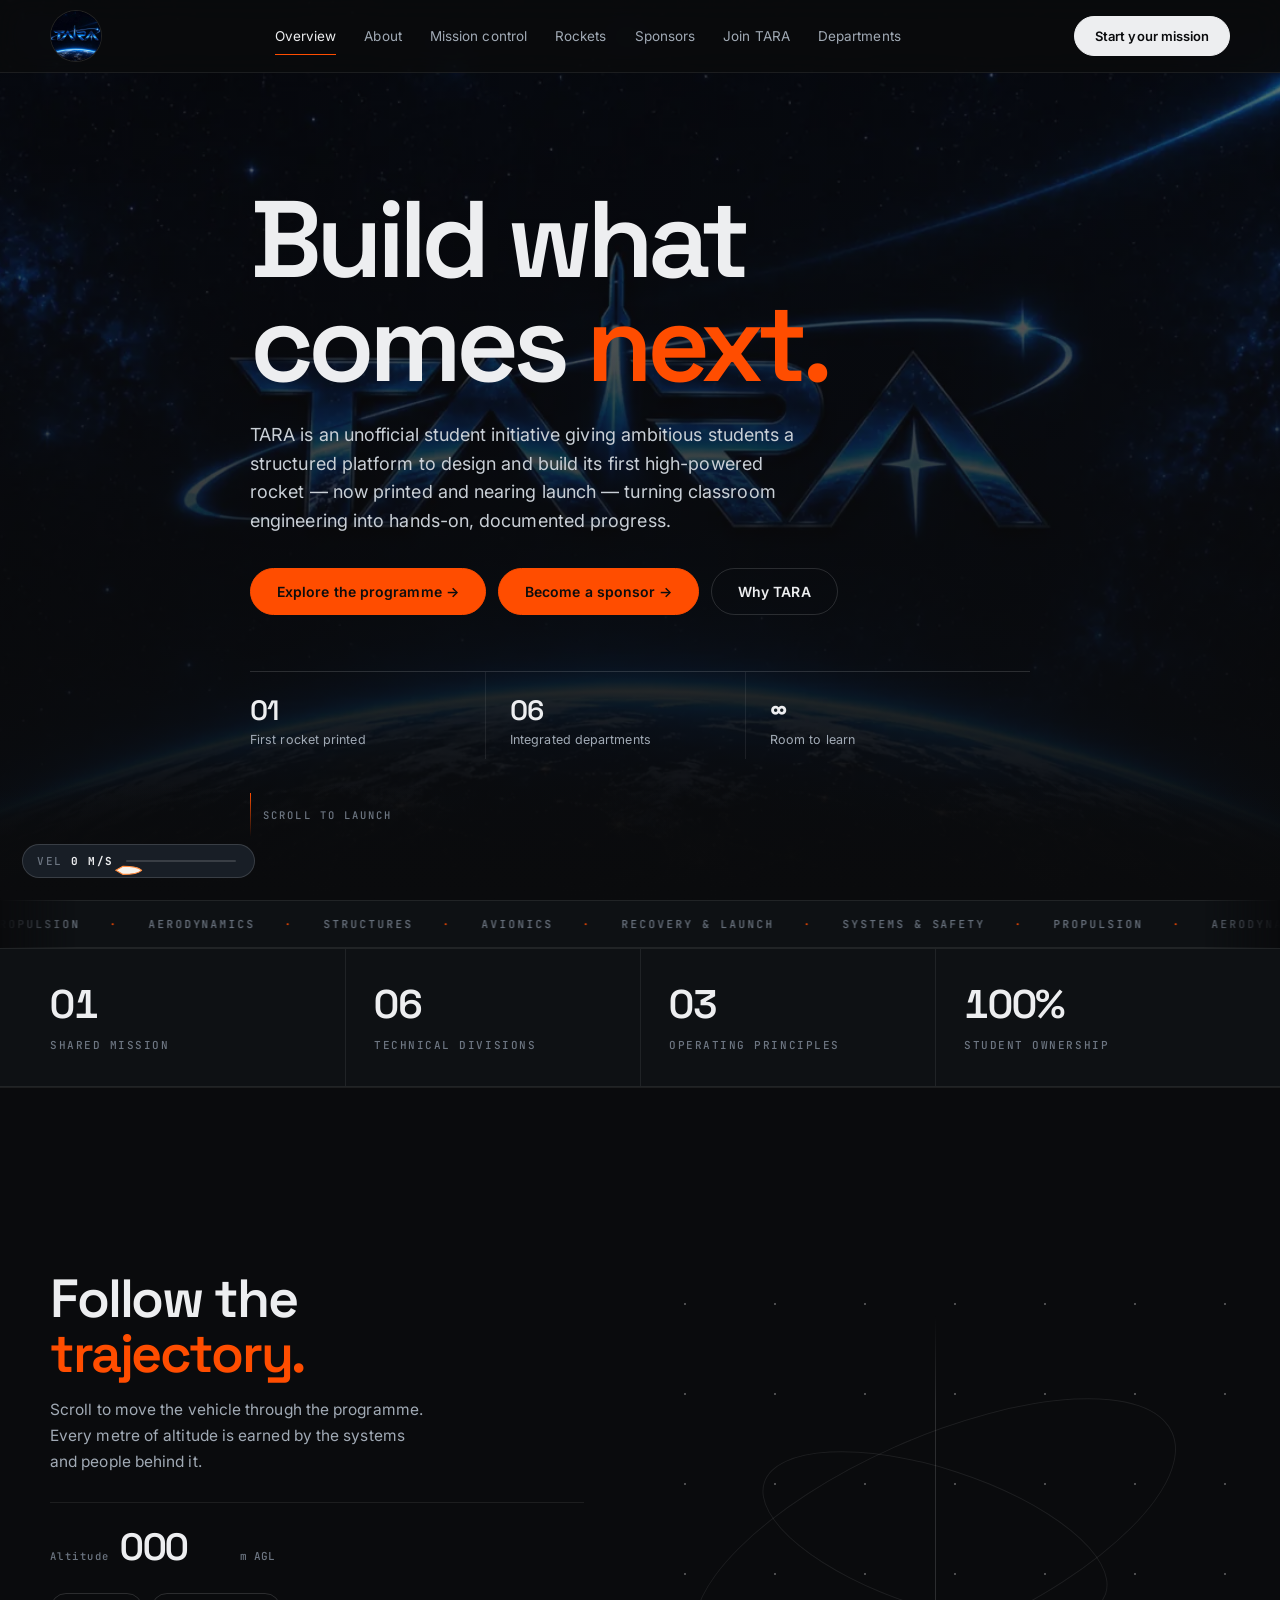
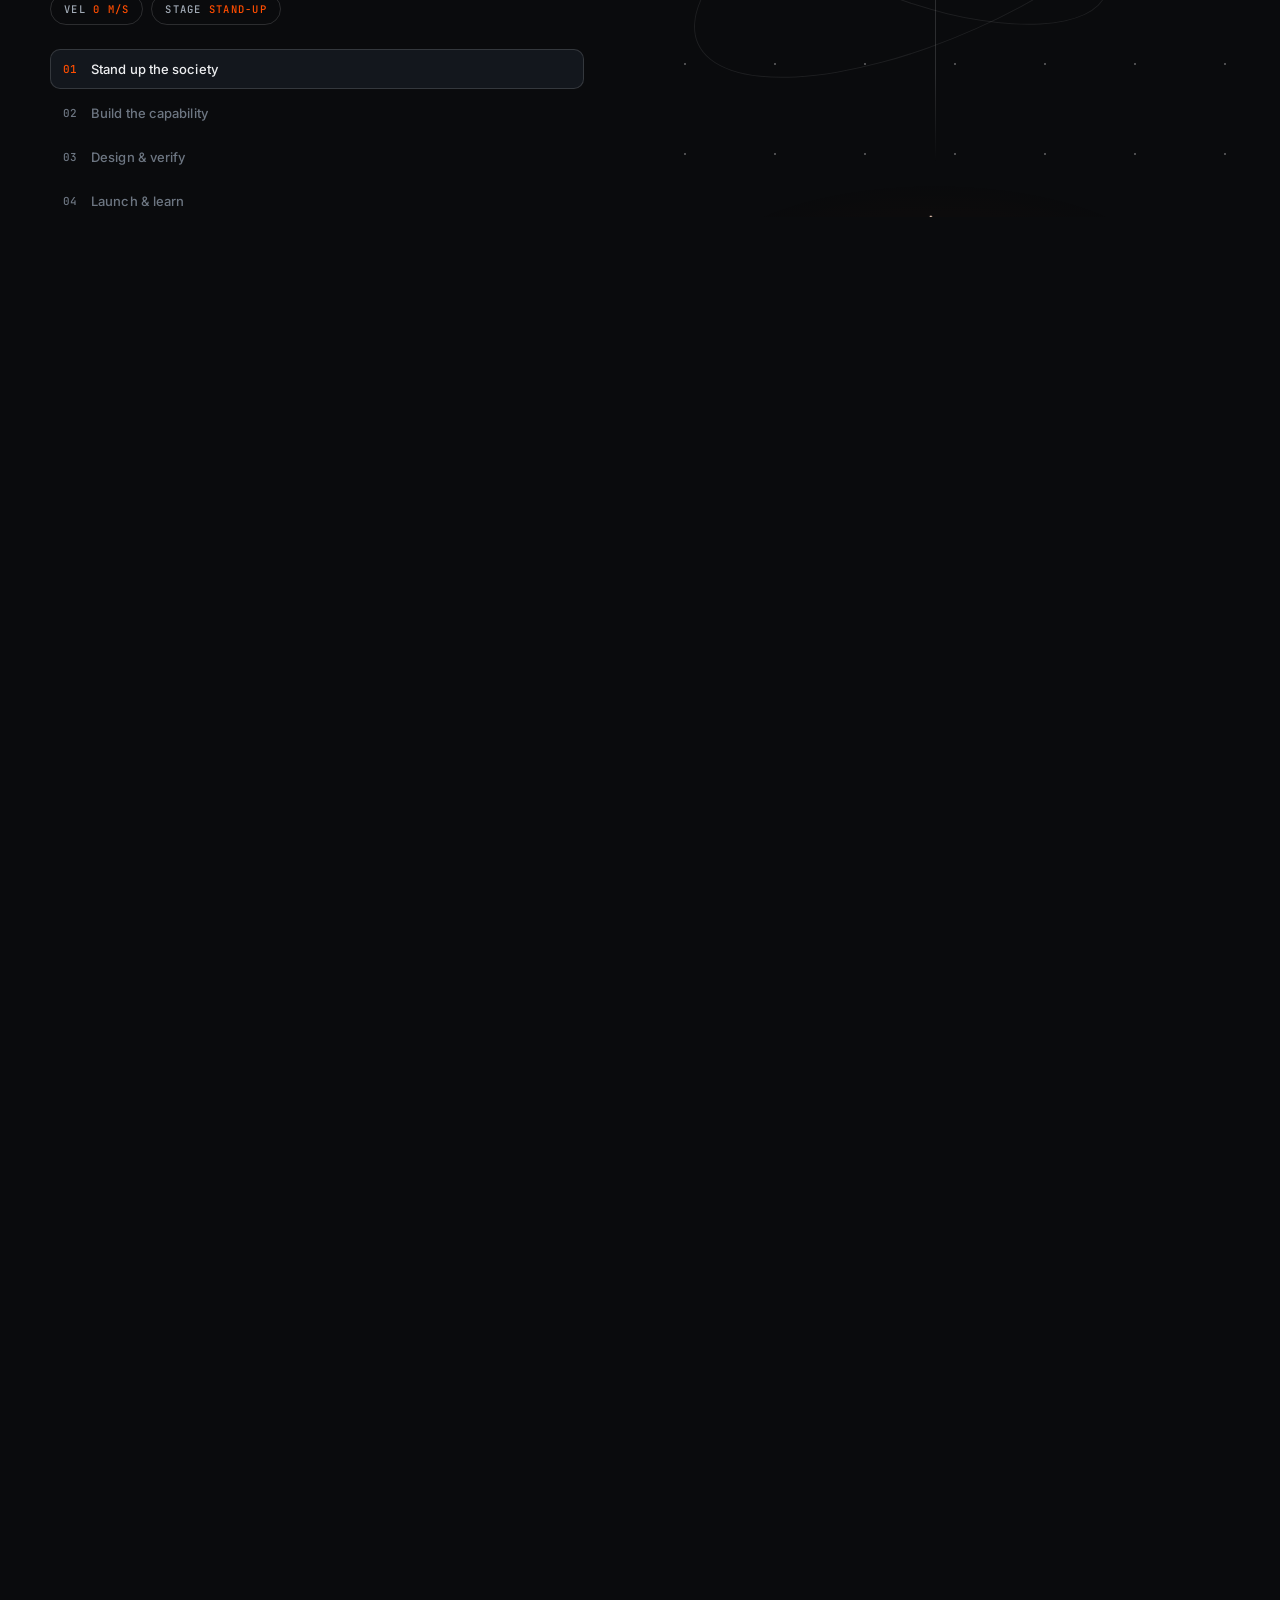
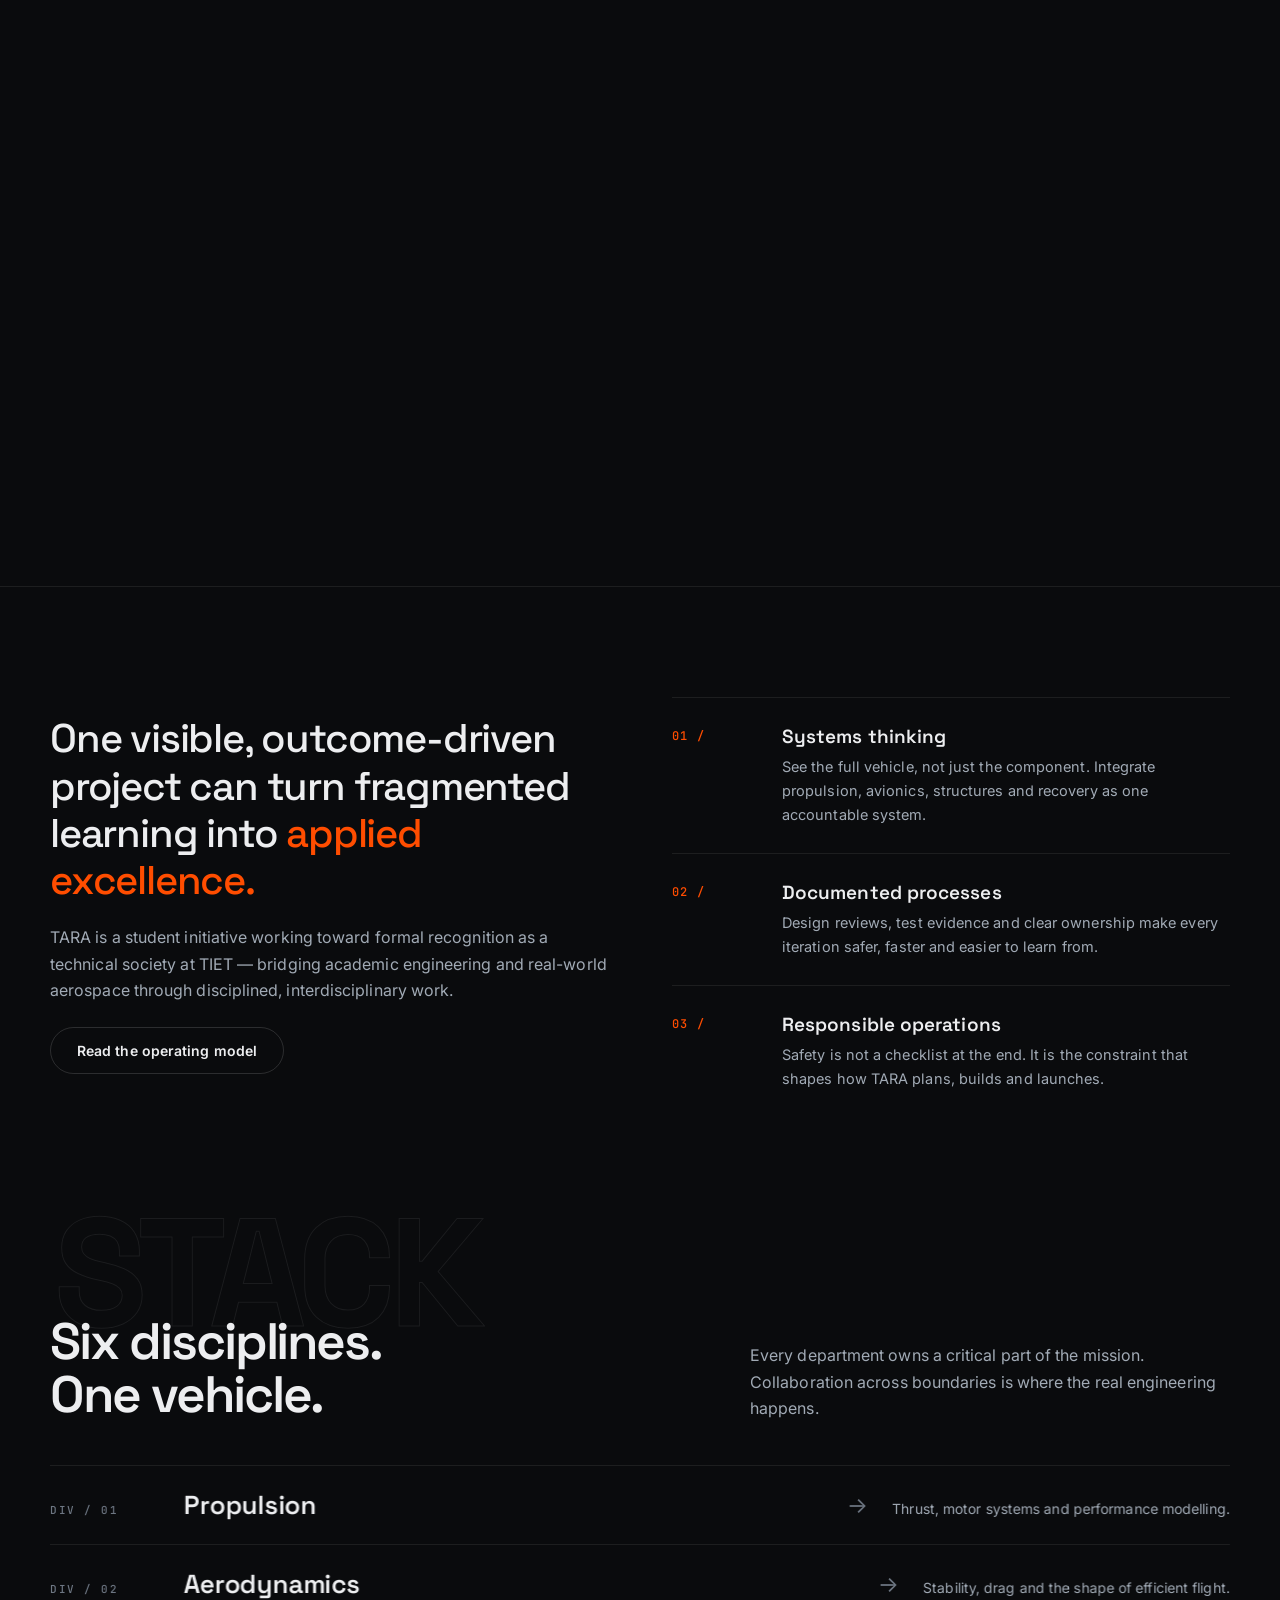
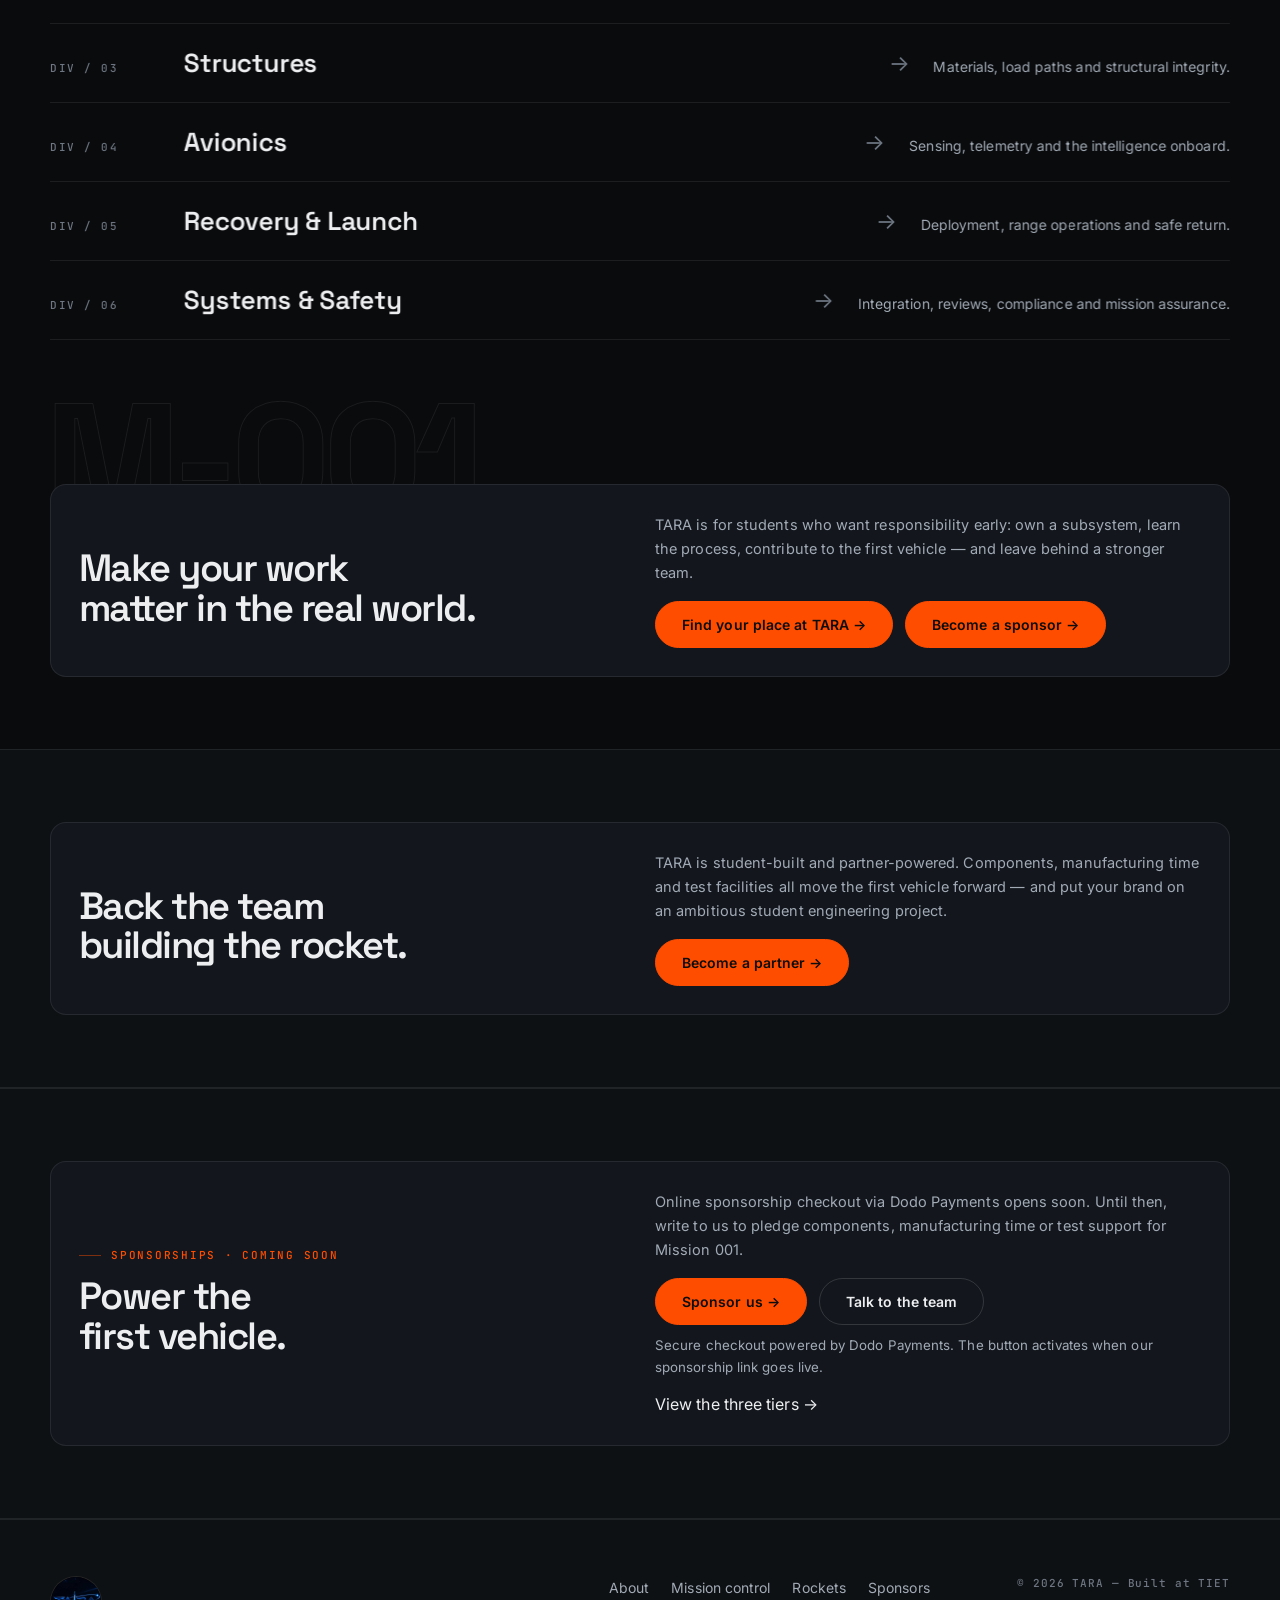
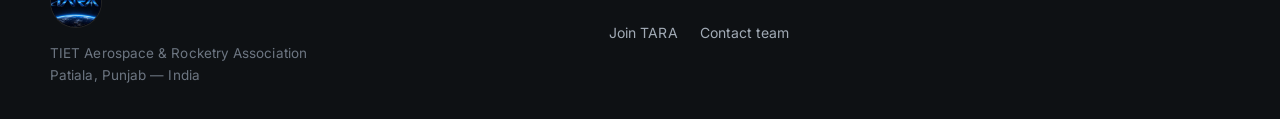
<file: index.html>
<!doctype html>
<html lang="en">
<head>
  <meta charset="utf-8">
  <meta name="viewport" content="width=device-width, initial-scale=1">
  <title>TARA — TIET Aerospace &amp; Rocketry Association</title>
  <meta name="description" content="TARA is an unofficial student-led aerospace initiative at TIET working toward official recognition — its first high-powered student rocket is printed and nearing launch.">
  <meta name="theme-color" content="#0a0b0d">
  <link rel="preconnect" href="https://fonts.googleapis.com">
  <link rel="preconnect" href="https://fonts.gstatic.com" crossorigin>
  <link href="https://fonts.googleapis.com/css2?family=Inter:wght@400;500;600;700&family=Space+Grotesk:wght@500;600;700&family=JetBrains+Mono:wght@400;500&display=swap" rel="stylesheet">
  <link rel="icon" type="image/png" href="favicon.png">
  <link rel="apple-touch-icon" href="apple-touch-icon.png">
  <link rel="manifest" href="site.webmanifest">
  <meta property="og:type" content="website">
  <meta property="og:site_name" content="TARA — TIET Aerospace &amp; Rocketry Association">
  <meta property="og:title" content="TARA — TIET Aerospace &amp; Rocketry Association">
  <meta property="og:description" content="TARA is an unofficial student-led aerospace initiative at TIET working toward official recognition — its first high-powered student rocket is printed and nearing launch.">
  <meta property="og:image" content="tara.jpeg">
  <meta name="twitter:card" content="summary_large_image">
  <meta name="twitter:title" content="TARA — TIET Aerospace &amp; Rocketry Association">
  <meta name="twitter:description" content="Unofficial student initiative at TIET. First rocket printed, nearing launch.">
  <meta name="twitter:image" content="tara.jpeg">
  <link rel="stylesheet" href="styles.css?v=21">
  <script type="application/ld+json">
  {"@context":"https://schema.org","@type":"Organization","name":"TIET Aerospace & Rocketry Association","alternateName":"TARA","description":"Unofficial student-led aerospace initiative at TIET working toward official recognition. First high-powered student rocket printed and nearing launch.","email":"smukherjee_be26@thapar.edu","address":{"@type":"PostalAddress","addressLocality":"Patiala","addressRegion":"Punjab","addressCountry":"IN"}}
  </script>
</head>
<body>
  <a class="skip-link" href="#main">Skip to content</a>
  <div class="page-loader" role="status" aria-label="Loading TARA">
    <div class="loader-kicker">TARA</div>
    <div class="loader-status">Preparing mission interface</div>
  </div>

  <header class="site-header">
    <div class="container nav">
      <a class="brand" href="index.html" aria-label="TARA home">
        <span class="brand-mark"><img src="images/tara-logo-256.jpg" alt="TARA logo" width="256" height="256"></span>
      </a>
      <button class="menu-toggle" aria-expanded="false" aria-label="Open navigation">
        <span></span><span></span><span></span>
      </button>
      <nav class="nav-links" aria-label="Primary">
        <a class="active" href="index.html">Overview</a>
        <a href="about.html">About</a>
        <a href="mission-control.html">Mission control</a>
        <a href="rockets.html">Rockets</a>
        <a href="sponsorships.html">Sponsors</a>
        <a href="careers.html">Join TARA</a>
        <a href="#departments">Departments</a>
      </nav>
      <a class="nav-cta" href="careers.html">Start your mission</a>
    </div>
  </header>

  <main id="main">
    <!-- Hero -->
    <section class="hero">
      <div class="container hero-content">
        <h1>Build what<br>comes <span>next.</span></h1>
        <p class="hero-copy">TARA is an unofficial student initiative giving ambitious students a structured platform to design and build its first high-powered rocket — now printed and nearing launch — turning classroom engineering into hands-on, documented progress.</p>
        <div class="hero-actions">
          <a class="button" href="mission-control.html">Explore the programme →</a>
          <a class="button" href="sponsorships.html">Become a sponsor →</a>
          <a class="button secondary" href="#why-tara">Why TARA</a>
        </div>
        <div class="hero-meta">
          <div><strong>01</strong>First rocket printed</div>
          <div><strong>06</strong>Integrated departments</div>
          <div><strong>∞</strong>Room to learn</div>
        </div>
        <div class="hero-scroll-hint">Scroll to launch</div>
      </div>
    </section>

    <!-- Spec strip -->
    <div class="ticker" aria-hidden="true">
      <div class="ticker-track">
        <span>Propulsion</span><span>Aerodynamics</span><span>Structures</span><span>Avionics</span><span>Recovery &amp; Launch</span><span>Systems &amp; Safety</span>
      </div>
    </div>

    <!-- Stats -->
    <section class="band">
      <div class="container band-grid">
        <div class="stat"><strong>01</strong><span>Shared mission</span></div>
        <div class="stat"><strong>06</strong><span>Technical divisions</span></div>
        <div class="stat"><strong>03</strong><span>Operating principles</span></div>
        <div class="stat"><strong>100%</strong><span>Student ownership</span></div>
      </div>
    </section>

    <!-- Flight -->
    <section id="rocket-flight" class="rocket-flight-section">
      <div class="container rocket-flight-wrap">
        <div class="rocket-flight-copy">
          <h2>Follow the<br><span>trajectory.</span></h2>
          <p>Scroll to move the vehicle through the programme. Every metre of altitude is earned by the systems and people behind it.</p>
          <div class="flight-readout">
            <span class="flight-readout-label">Altitude</span>
            <strong id="flight-altitude">000</strong>
            <span class="flight-readout-unit">m AGL</span>
          </div>
          <div class="flight-chips">
            <span class="chip" id="flight-velocity">VEL <b>0 M/S</b></span>
            <span class="chip" id="flight-stage-name">STAGE <b>STAND-UP</b></span>
          </div>
          <div class="flight-steps">
            <div class="flight-step is-active"><b>01</b><span>Stand up the society</span></div>
            <div class="flight-step"><b>02</b><span>Build the capability</span></div>
            <div class="flight-step"><b>03</b><span>Design &amp; verify</span></div>
            <div class="flight-step"><b>04</b><span>Launch &amp; learn</span></div>
          </div>
        </div>
        <div class="rocket-flight-stage" aria-hidden="true">
          <div class="flight-stars"></div>
          <div class="flight-orbit orbit-a"></div>
          <div class="flight-orbit orbit-b"></div>
          <div class="flight-path"></div>
          <div class="scroll-rocket">
            <div class="rocket-flame"></div>
            <svg viewBox="0 0 90 210" role="img" aria-hidden="true">
              <defs>
                <linearGradient id="rocket-body" x1="0" y1="0" x2="1" y2="1">
                  <stop offset="0" stop-color="#f5f2ec"/>
                  <stop offset=".5" stop-color="#ff8a3d"/>
                  <stop offset="1" stop-color="#b33a00"/>
                </linearGradient>
              </defs>
              <path d="M45 4C24 27 19 61 19 125l26 45 26-45C71 61 66 27 45 4Z" fill="url(#rocket-body)" stroke="#ffd9c2" stroke-width="2"/>
              <path d="M20 115 4 149l29-12m37-22 16 34-29-12" fill="#1c1e22" stroke="#ff8a3d" stroke-width="2"/>
              <circle cx="45" cy="73" r="11" fill="#0a0b0d" stroke="#fff" stroke-width="3"/>
              <circle cx="45" cy="73" r="5" fill="#ff4d00"/>
              <path d="M35 168 45 204l10-36" fill="#ff4d00" stroke="#ffe3d3" stroke-width="2"/>
            </svg>
          </div>
        </div>
      </div>
    </section>

    <!-- Why TARA -->
    <section id="why-tara" class="section">
      <div class="container split">
        <div class="reveal">
          <div class="quote">One visible, outcome-driven project can turn fragmented learning into <em>applied excellence.</em></div>
          <p class="muted" style="margin-top:20px">TARA is a student initiative working toward formal recognition as a technical society at TIET — bridging academic engineering and real-world aerospace through disciplined, interdisciplinary work.</p>
          <a class="button secondary" style="margin-top:24px" href="careers.html">Read the operating model</a>
        </div>
        <div class="process reveal">
          <div class="process-item">
            <div class="process-index">01 /</div>
            <div>
              <h3>Systems thinking</h3>
              <p>See the full vehicle, not just the component. Integrate propulsion, avionics, structures and recovery as one accountable system.</p>
            </div>
          </div>
          <div class="process-item">
            <div class="process-index">02 /</div>
            <div>
              <h3>Documented processes</h3>
              <p>Design reviews, test evidence and clear ownership make every iteration safer, faster and easier to learn from.</p>
            </div>
          </div>
          <div class="process-item">
            <div class="process-index">03 /</div>
            <div>
              <h3>Responsible operations</h3>
              <p>Safety is not a checklist at the end. It is the constraint that shapes how TARA plans, builds and launches.</p>
            </div>
          </div>
        </div>
      </div>
    </section>

    <!-- Departments -->
    <section id="departments" class="section compact ghost-wrap">
      <div class="ghost-word" data-drift="120" aria-hidden="true">STACK</div>
      <div class="container">
        <div class="section-header">
          <div>
            <h2>Six disciplines.<br>One vehicle.</h2>
          </div>
          <p class="section-intro">Every department owns a critical part of the mission. Collaboration across boundaries is where the real engineering happens.</p>
        </div>
        <div class="dept-grid">
          <a class="dept-card reveal" href="careers.html#departments">
            <span class="dept-id">DIV / 01</span>
            <h3>Propulsion</h3>
            <p>Thrust, motor systems and performance modelling.</p>
          </a>
          <a class="dept-card reveal" href="careers.html#departments">
            <span class="dept-id">DIV / 02</span>
            <h3>Aerodynamics</h3>
            <p>Stability, drag and the shape of efficient flight.</p>
          </a>
          <a class="dept-card reveal" href="careers.html#departments">
            <span class="dept-id">DIV / 03</span>
            <h3>Structures</h3>
            <p>Materials, load paths and structural integrity.</p>
          </a>
          <a class="dept-card reveal" href="careers.html#departments">
            <span class="dept-id">DIV / 04</span>
            <h3>Avionics</h3>
            <p>Sensing, telemetry and the intelligence onboard.</p>
          </a>
          <a class="dept-card reveal" href="careers.html#departments">
            <span class="dept-id">DIV / 05</span>
            <h3>Recovery &amp; Launch</h3>
            <p>Deployment, range operations and safe return.</p>
          </a>
          <a class="dept-card reveal" href="careers.html#departments">
            <span class="dept-id">DIV / 06</span>
            <h3>Systems &amp; Safety</h3>
            <p>Integration, reviews, compliance and mission assurance.</p>
          </a>
        </div>
      </div>
    </section>

    <!-- CTA -->
    <section class="section compact ghost-wrap">
      <div class="ghost-word" data-drift="90" aria-hidden="true">M-001</div>
      <div class="container card reveal">
        <div class="split" style="gap:30px; align-items:center">
          <div>
            <h2 style="font-size:clamp(28px,3.4vw,38px)">Make your work<br>matter in the real world.</h2>
          </div>
          <div>
            <p class="muted">TARA is for students who want responsibility early: own a subsystem, learn the process, contribute to the first vehicle — and leave behind a stronger team.</p>
            <div style="display:flex; gap:12px; flex-wrap:wrap; margin-top:16px">
              <a class="button" href="careers.html">Find your place at TARA →</a>
              <a class="button" href="sponsorships.html">Become a sponsor →</a>
            </div>
          </div>
        </div>
      </div>
    </section>

    <!-- Sponsor -->
    <section class="section compact band">
      <div class="container card reveal">
        <div class="split" style="gap:30px; align-items:center">
          <div>
            <h2 style="font-size:clamp(28px,3.4vw,38px)">Back the team<br>building the rocket.</h2>
          </div>
          <div>
            <p class="muted">TARA is student-built and partner-powered. Components, manufacturing time and test facilities all move the first vehicle forward — and put your brand on an ambitious student engineering project.</p>
            <a class="button" href="mailto:smukherjee_be26@thapar.edu?subject=Partnering%20with%20TARA%20%E2%80%94%20Mission%20001" style="margin-top:16px">Become a partner →</a>
          </div>
        </div>
      </div>
    </section>

    <!-- Sponsorships -->
    <section id="sponsorships" class="section compact band">
      <div class="container card reveal">
        <div class="split" style="gap:30px; align-items:center">
          <div>
            <div class="eyebrow">Sponsorships · Coming soon</div>
            <h2 style="font-size:clamp(28px,3.4vw,38px)">Power the<br>first vehicle.</h2>
          </div>
          <div>
            <p class="muted">Online sponsorship checkout via Dodo Payments opens soon. Until then, write to us to pledge components, manufacturing time or test support for Mission 001.</p>
            <div style="display:flex; gap:12px; flex-wrap:wrap; margin-top:16px">
              <!-- Dodo Payments: replace the href below with your dashboard payment link
                   (https://checkout.dodopayments.com/...) — see README. For an on-page
                   overlay instead, use the dodopayments-checkout SDK. -->
              <a class="button" data-sponsor-checkout href="https://checkout.dodopayments.com/REPLACE-WITH-YOUR-PAYMENT-LINK" target="_blank" rel="noopener">Sponsor us →</a>
              <a class="button secondary" href="mailto:smukherjee_be26@thapar.edu?subject=Sponsoring%20TARA%20%E2%80%94%20Mission%20001">Talk to the team</a>
            </div>
            <div class="form-message sponsor-message" role="status" style="margin-top:14px"></div>
            <small class="muted" style="display:block; margin-top:10px">Secure checkout powered by Dodo Payments. The button activates when our sponsorship link goes live.</small>
            <a href="sponsorships.html" style="display:inline-block; margin-top:12px">View the three tiers →</a>
          </div>
        </div>
      </div>
    </section>
  </main>

  <footer class="footer">
    <div class="container footer-grid">
      <div>
        <a class="brand" href="index.html" aria-label="TARA home">
          <span class="brand-mark"><img src="images/tara-logo-256.jpg" alt="TARA logo" width="256" height="256"></span>
        </a>
        <p>TIET Aerospace &amp; Rocketry Association<br>Patiala, Punjab — India</p>
      </div>
      <div class="footer-links">
        <a href="about.html">About</a>
        <a href="mission-control.html">Mission control</a>
        <a href="rockets.html">Rockets</a>
        <a href="sponsorships.html">Sponsors</a>
        <a href="careers.html">Join TARA</a>
        <a href="mailto:smukherjee_be26@thapar.edu">Contact team</a>
      </div>
      <small>© <span data-year>2026</span> TARA — Built at TIET</small>
    </div>
  </footer>

  <script src="site.js?v=21"></script>
</body>
</html>
</file>
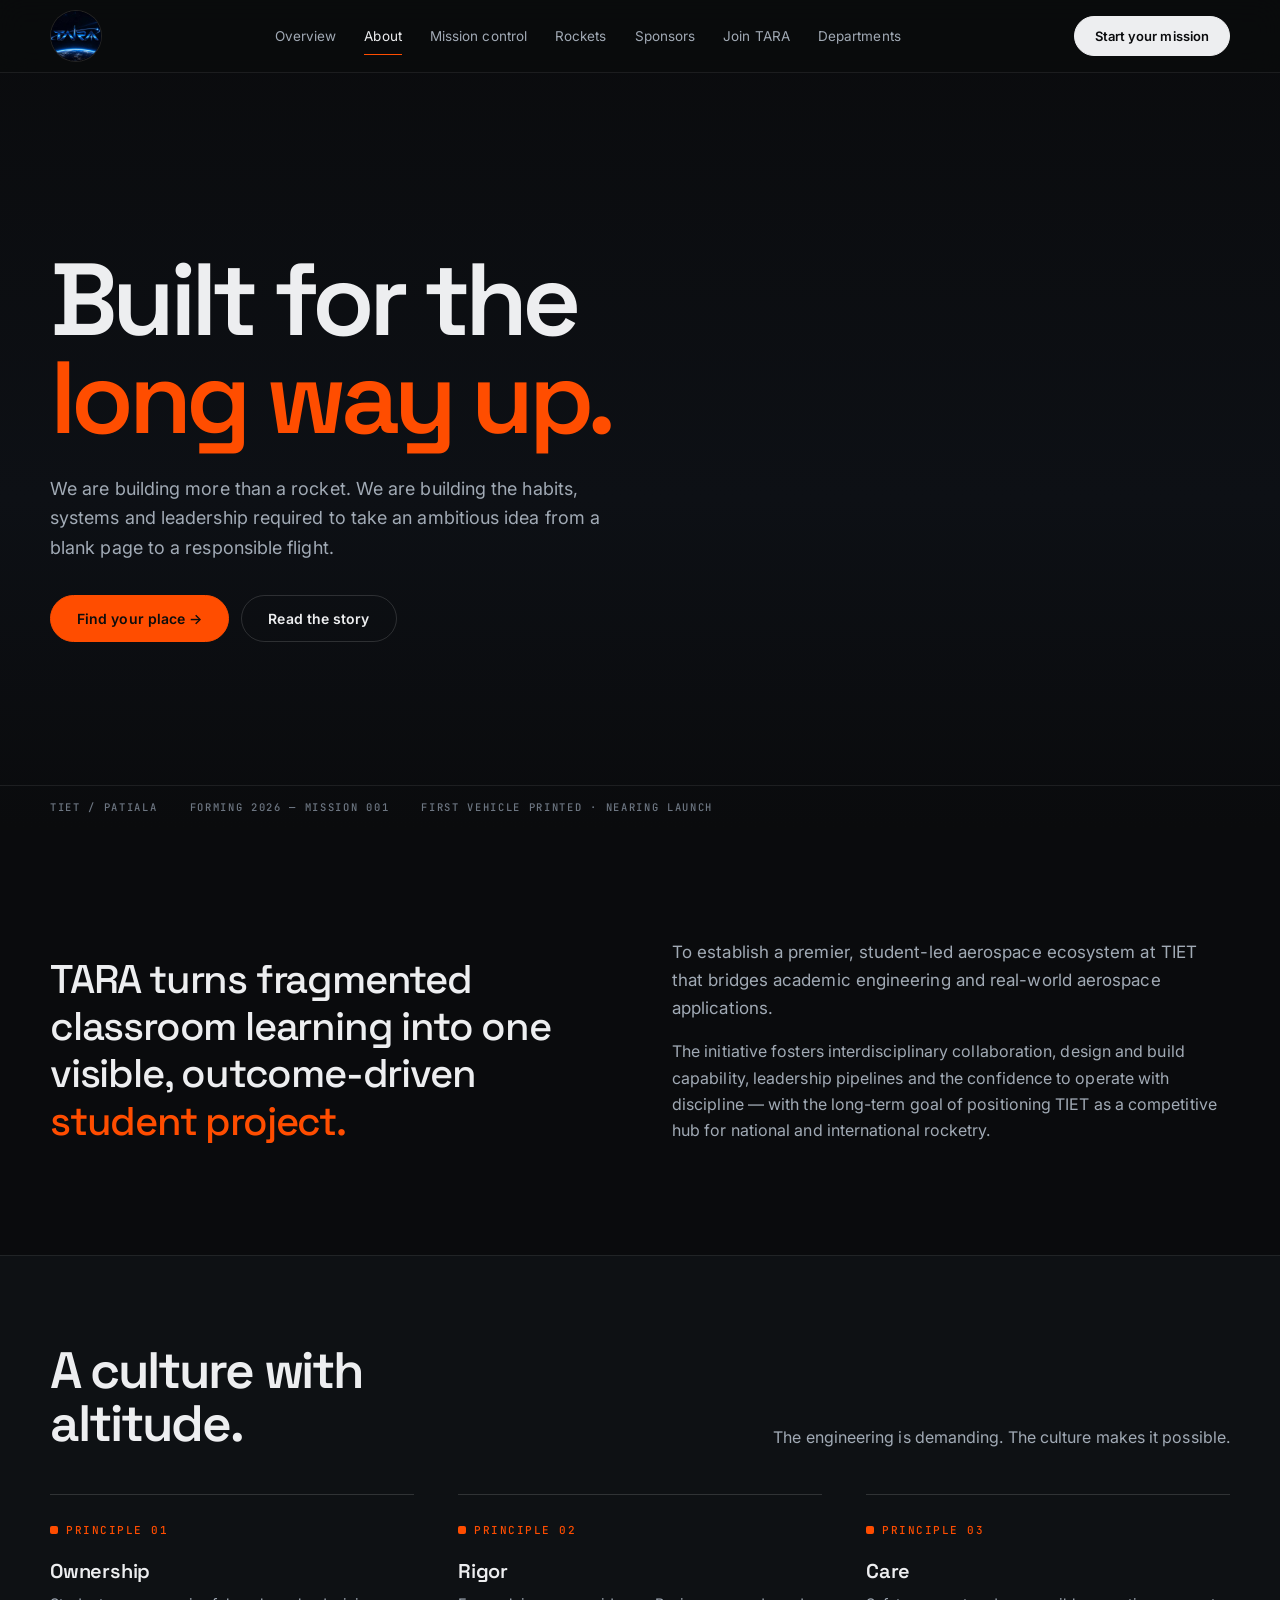
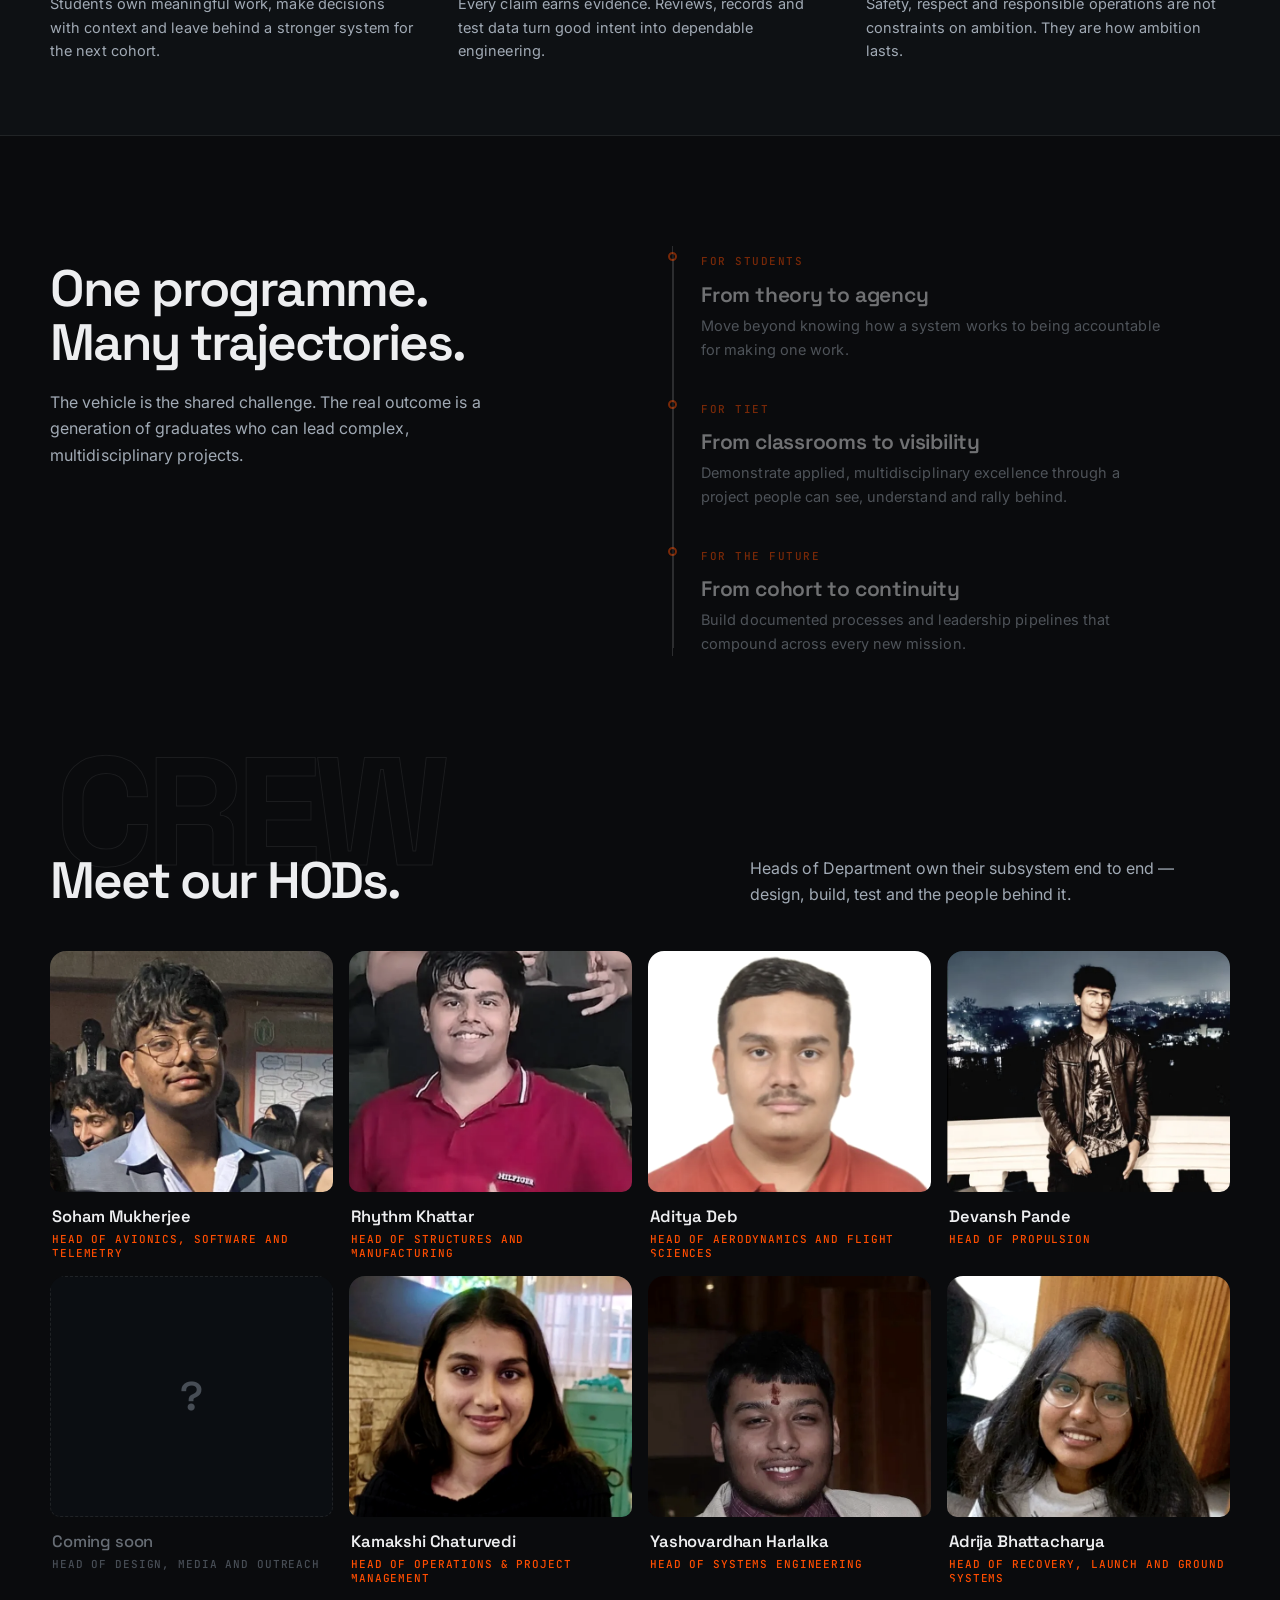
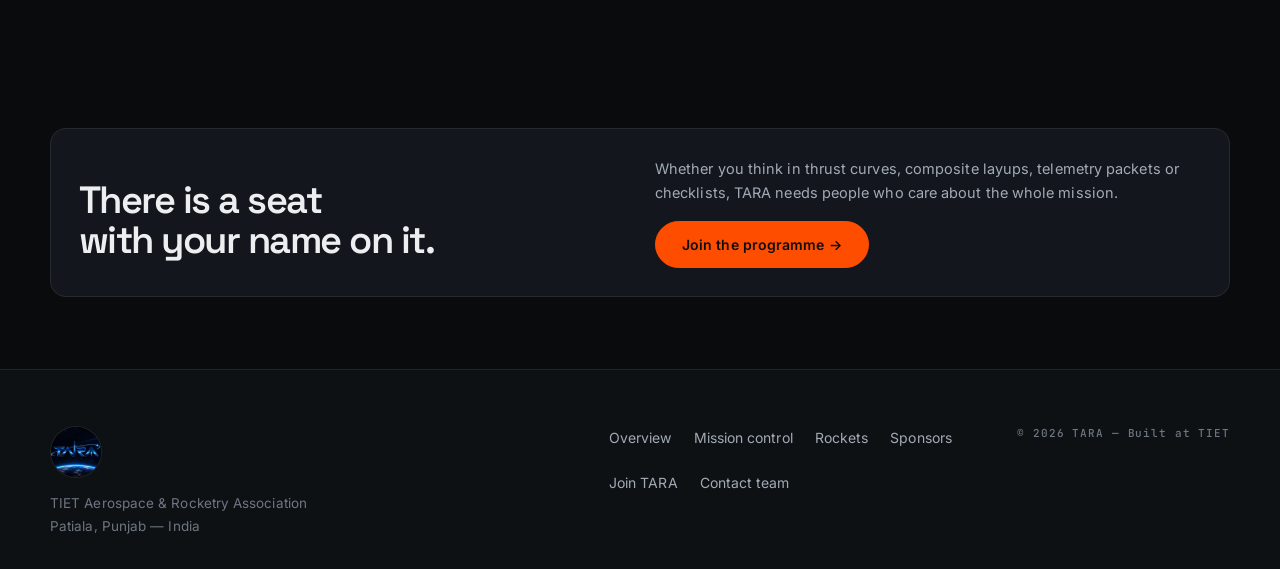
<file: about.html>
<!doctype html>
<html lang="en">
<head>
  <meta charset="utf-8">
  <meta name="viewport" content="width=device-width, initial-scale=1">
  <title>About TARA — TIET Aerospace &amp; Rocketry Association</title>
  <meta name="description" content="Learn why TARA exists and how it operates — an unofficial student-led aerospace initiative at TIET with its first rocket printed and nearing launch.">
  <meta name="theme-color" content="#0a0b0d">
  <link rel="preconnect" href="https://fonts.googleapis.com">
  <link rel="preconnect" href="https://fonts.gstatic.com" crossorigin>
  <link href="https://fonts.googleapis.com/css2?family=Inter:wght@400;500;600;700&family=Space+Grotesk:wght@500;600;700&family=JetBrains+Mono:wght@400;500&display=swap" rel="stylesheet">
  <link rel="icon" type="image/png" href="favicon.png">
  <link rel="apple-touch-icon" href="apple-touch-icon.png">
  <link rel="manifest" href="site.webmanifest">
  <meta property="og:type" content="website">
  <meta property="og:site_name" content="TARA — TIET Aerospace &amp; Rocketry Association">
  <meta property="og:title" content="About TARA — TIET Aerospace &amp; Rocketry Association">
  <meta property="og:description" content="Learn why TARA exists and how it operates — an unofficial student-led aerospace initiative at TIET with its first rocket printed and nearing launch.">
  <meta property="og:image" content="tara.jpeg">
  <meta name="twitter:card" content="summary_large_image">
  <meta name="twitter:title" content="About TARA">
  <meta name="twitter:description" content="The culture, leadership and story behind TIET's student rocketry programme.">
  <meta name="twitter:image" content="tara.jpeg">
  <link rel="stylesheet" href="styles.css?v=21">
</head>
<body class="about-page">
  <a class="skip-link" href="#main">Skip to content</a>
  <div class="page-loader" role="status" aria-label="Loading TARA">
    <div class="loader-kicker">TARA</div>
    <div class="loader-status">Preparing mission interface</div>
  </div>

  <header class="site-header">
    <div class="container nav">
      <a class="brand" href="index.html" aria-label="TARA home">
        <span class="brand-mark"><img src="images/tara-logo-256.jpg" alt="TARA logo" width="256" height="256"></span>
      </a>
      <button class="menu-toggle" aria-expanded="false" aria-label="Open navigation">
        <span></span><span></span><span></span>
      </button>
      <nav class="nav-links" aria-label="Primary">
        <a href="index.html">Overview</a>
        <a class="active" href="about.html">About</a>
        <a href="mission-control.html">Mission control</a>
        <a href="rockets.html">Rockets</a>
        <a href="sponsorships.html">Sponsors</a>
        <a href="careers.html">Join TARA</a>
        <a href="index.html#departments">Departments</a>
      </nav>
      <a class="nav-cta" href="careers.html">Start your mission</a>
    </div>
  </header>

  <main id="main">
    <section class="about-hero">
      <div class="container about-hero-content">
        <h1>Built for the<br><span>long way up.</span></h1>
        <p>We are building more than a rocket. We are building the habits, systems and leadership required to take an ambitious idea from a blank page to a responsible flight.</p>
        <div class="hero-actions">
          <a class="button" href="careers.html">Find your place →</a>
          <a class="button secondary" href="#story">Read the story</a>
        </div>
      </div>
      <div class="about-hero-caption">
        <div class="container">
          <span>TIET / PATIALA</span>
          <span>FORMING 2026 — MISSION 001</span>
          <span>FIRST VEHICLE PRINTED · NEARING LAUNCH</span>
        </div>
      </div>
    </section>

    <section id="story" class="section">
      <div class="container split">
        <div class="reveal">
          <div class="quote">TARA turns fragmented classroom learning into one visible, outcome-driven <em>student project.</em></div>
        </div>
        <div class="reveal">
          <p class="muted" style="font-size:17px">To establish a premier, student-led aerospace ecosystem at TIET that bridges academic engineering and real-world aerospace applications.</p>
          <p class="muted" style="margin-top:16px">The initiative fosters interdisciplinary collaboration, design and build capability, leadership pipelines and the confidence to operate with discipline — with the long-term goal of positioning TIET as a competitive hub for national and international rocketry.</p>
        </div>
      </div>
    </section>

    <section class="section compact band">
      <div class="container">
        <div class="section-header">
          <div>
            <h2>A culture with<br>altitude.</h2>
          </div>
          <p class="section-intro">The engineering is demanding. The culture makes it possible.</p>
        </div>
        <div class="grid-3">
          <div class="card reveal">
            <div class="icon-box">Principle 01</div>
            <h3>Ownership</h3>
            <p>Students own meaningful work, make decisions with context and leave behind a stronger system for the next cohort.</p>
          </div>
          <div class="card reveal">
            <div class="icon-box">Principle 02</div>
            <h3>Rigor</h3>
            <p>Every claim earns evidence. Reviews, records and test data turn good intent into dependable engineering.</p>
          </div>
          <div class="card reveal">
            <div class="icon-box">Principle 03</div>
            <h3>Care</h3>
            <p>Safety, respect and responsible operations are not constraints on ambition. They are how ambition lasts.</p>
          </div>
        </div>
      </div>
    </section>

    <section class="section">
      <div class="container split">
        <div>
          <h2>One programme.<br>Many trajectories.</h2>
          <p class="section-intro" style="margin-top:20px">The vehicle is the shared challenge. The real outcome is a generation of graduates who can lead complex, multidisciplinary projects.</p>
        </div>
        <div class="timeline reveal">
          <div class="timeline-item">
            <time>For students</time>
            <div>
              <h3>From theory to agency</h3>
              <p>Move beyond knowing how a system works to being accountable for making one work.</p>
            </div>
          </div>
          <div class="timeline-item">
            <time>For TIET</time>
            <div>
              <h3>From classrooms to visibility</h3>
              <p>Demonstrate applied, multidisciplinary excellence through a project people can see, understand and rally behind.</p>
            </div>
          </div>
          <div class="timeline-item">
            <time>For the future</time>
            <div>
              <h3>From cohort to continuity</h3>
              <p>Build documented processes and leadership pipelines that compound across every new mission.</p>
            </div>
          </div>
        </div>
      </div>
    </section>

    <section id="hods" class="section compact ghost-wrap">
      <div class="ghost-word" data-drift="110" aria-hidden="true">CREW</div>
      <div class="container">
        <div class="section-header">
          <div>
            <h2>Meet our HODs.</h2>
          </div>
          <p class="section-intro">Heads of Department own their subsystem end to end — design, build, test and the people behind it.</p>
        </div>
        <div class="hod-grid">
          <article class="hod-card reveal">
            <div class="hod-photo"><picture><source srcset="images/soham_cover-640.webp" type="image/webp"><img src="images/soham_cover-640.jpg" alt="Soham Mukherjee" width="640" height="640" loading="lazy" decoding="async"></picture></div>
            <div class="hod-body">
              <h3>Soham Mukherjee</h3>
              <p>Head of Avionics, Software and Telemetry</p>
            </div>
          </article>
          <article class="hod-card reveal">
            <div class="hod-photo"><picture><source srcset="images/rhythm_cover-640.webp" type="image/webp"><img src="images/rhythm_cover-640.jpg" alt="Rhythm Khattar" width="640" height="640" loading="lazy" decoding="async"></picture></div>
            <div class="hod-body">
              <h3>Rhythm Khattar</h3>
              <p>Head of Structures and Manufacturing</p>
            </div>
          </article>
          <article class="hod-card reveal">
            <div class="hod-photo"><picture><source srcset="images/aditya_cover-640.webp" type="image/webp"><img src="images/aditya_cover-640.jpg" alt="Aditya Deb" width="640" height="640" loading="lazy" decoding="async"></picture></div>
            <div class="hod-body">
              <h3>Aditya Deb</h3>
              <p>Head of Aerodynamics and Flight Sciences</p>
            </div>
          </article>
          <article class="hod-card reveal">
            <div class="hod-photo"><picture><source srcset="images/devansh_cover-640.webp" type="image/webp"><img src="images/devansh_cover-640.jpg" alt="Devansh Pande" width="640" height="640" loading="lazy" decoding="async"></picture></div>
            <div class="hod-body">
              <h3>Devansh Pande</h3>
              <p>Head of Propulsion</p>
            </div>
          </article>
          <article class="hod-card is-open reveal">
            <div class="hod-photo" aria-hidden="true"><span>?</span></div>
            <div class="hod-body">
              <h3>Coming soon</h3>
              <p>Head of Design, Media and Outreach</p>
            </div>
          </article>
          <article class="hod-card reveal">
            <div class="hod-photo"><picture><source srcset="images/kamakshi_cover-640.webp" type="image/webp"><img src="images/kamakshi_cover-640.jpg" alt="Kamakshi Chaturvedi" width="640" height="640" loading="lazy" decoding="async"></picture></div>
            <div class="hod-body">
              <h3>Kamakshi Chaturvedi</h3>
              <p>Head of Operations &amp; Project Management</p>
            </div>
          </article>
          <article class="hod-card reveal">
            <div class="hod-photo"><picture><source srcset="images/yashovardhan_cover-640.webp" type="image/webp"><img src="images/yashovardhan_cover-640.jpg" alt="Yashovardhan Harlalka" width="640" height="640" loading="lazy" decoding="async"></picture></div>
            <div class="hod-body">
              <h3>Yashovardhan Harlalka</h3>
              <p>Head of Systems Engineering</p>
            </div>
          </article>
          <article class="hod-card reveal">
            <div class="hod-photo"><picture><source srcset="images/adrija_cover-640.webp" type="image/webp"><img src="images/adrija_cover-640.jpg" alt="Adrija Bhattacharya" width="640" height="640" loading="lazy" decoding="async"></picture></div>
            <div class="hod-body">
              <h3>Adrija Bhattacharya</h3>
              <p>Head of Recovery, Launch and Ground Systems</p>
            </div>
          </article>
        </div>
      </div>
    </section>

    <section class="section compact">
      <div class="container card reveal">
        <div class="split" style="gap:30px; align-items:center">
          <div>
            <h2 style="font-size:clamp(28px,3.4vw,38px)">There is a seat<br>with your name on it.</h2>
          </div>
          <div>
            <p class="muted">Whether you think in thrust curves, composite layups, telemetry packets or checklists, TARA needs people who care about the whole mission.</p>
            <a class="button" href="careers.html" style="margin-top:16px">Join the programme →</a>
          </div>
        </div>
      </div>
    </section>
  </main>

  <footer class="footer">
    <div class="container footer-grid">
      <div>
        <a class="brand" href="index.html" aria-label="TARA home">
          <span class="brand-mark"><img src="images/tara-logo-256.jpg" alt="TARA logo" width="256" height="256"></span>
        </a>
        <p>TIET Aerospace &amp; Rocketry Association<br>Patiala, Punjab — India</p>
      </div>
      <div class="footer-links">
        <a href="index.html">Overview</a>
        <a href="mission-control.html">Mission control</a>
        <a href="rockets.html">Rockets</a>
        <a href="sponsorships.html">Sponsors</a>
        <a href="careers.html">Join TARA</a>
        <a href="mailto:smukherjee_be26@thapar.edu">Contact team</a>
      </div>
      <small>© <span data-year>2026</span> TARA — Built at TIET</small>
    </div>
  </footer>

  <script src="site.js?v=21"></script>
</body>
</html>
</file>
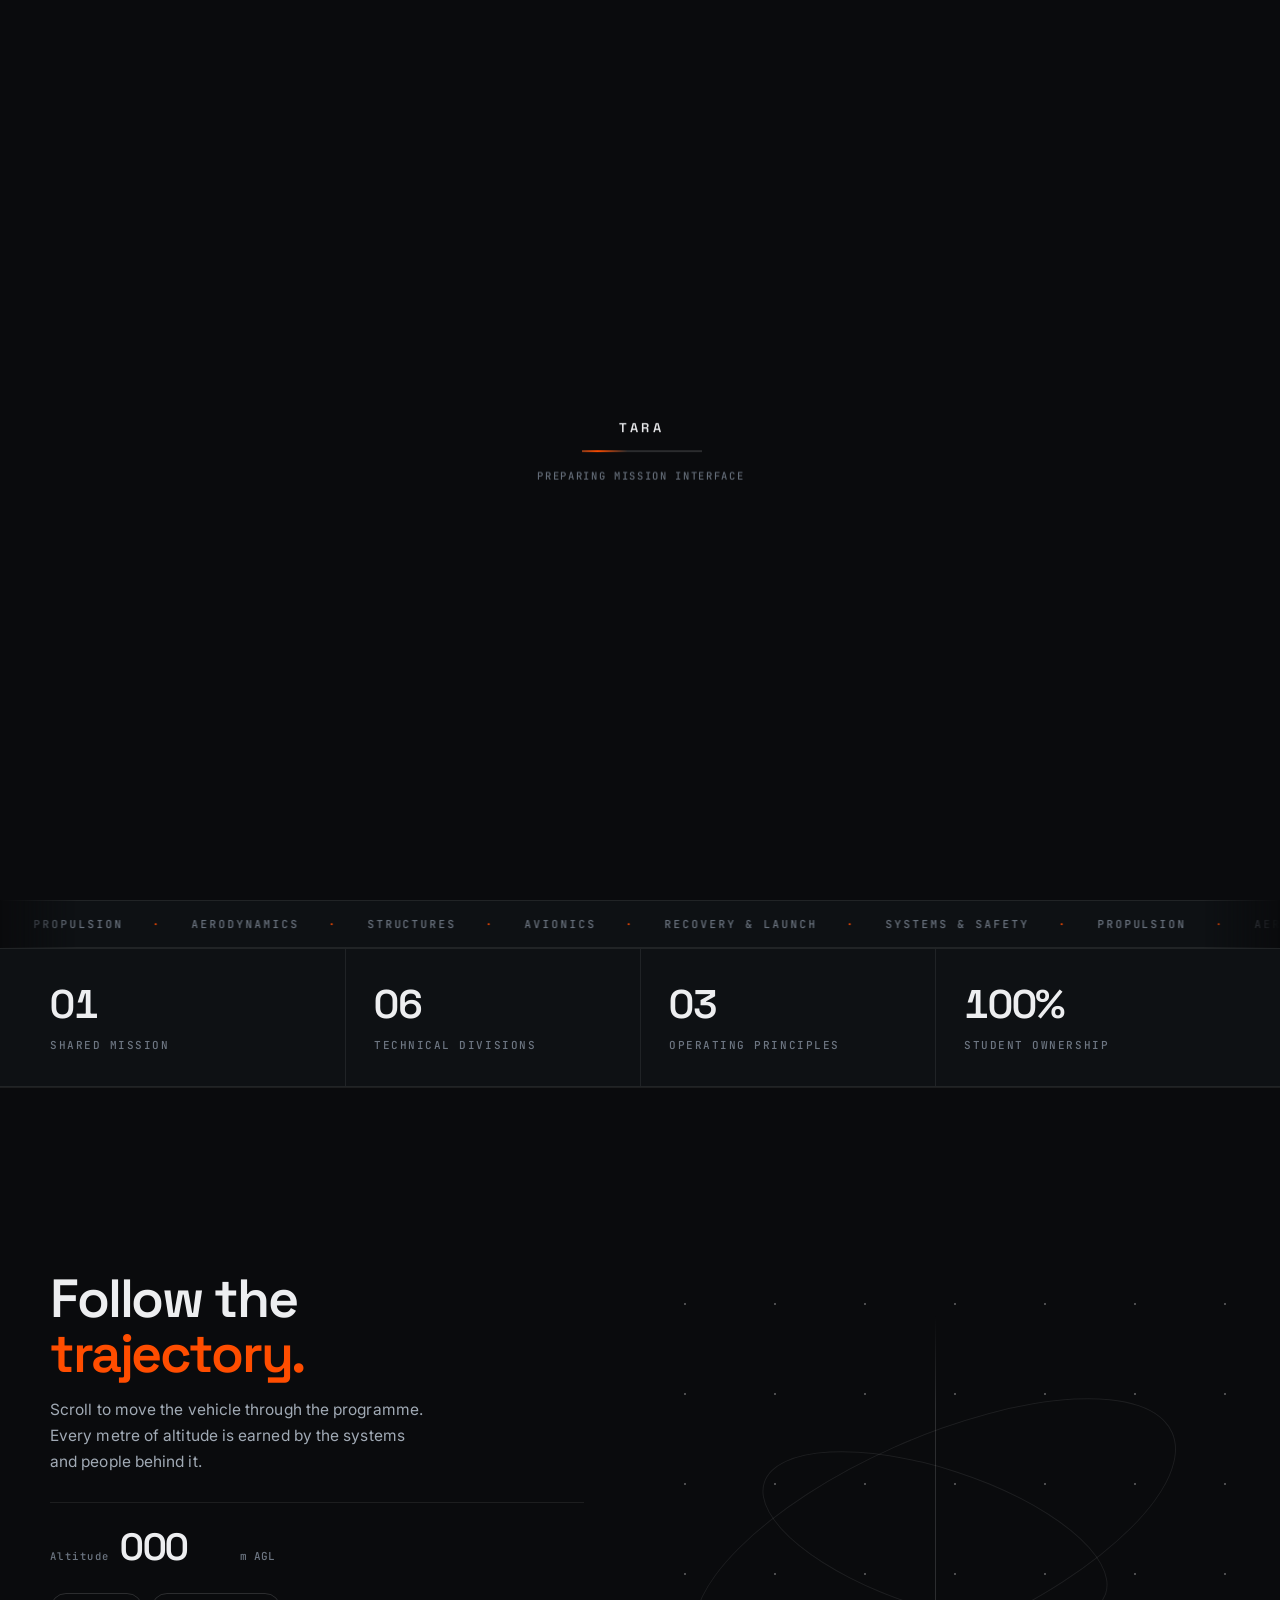
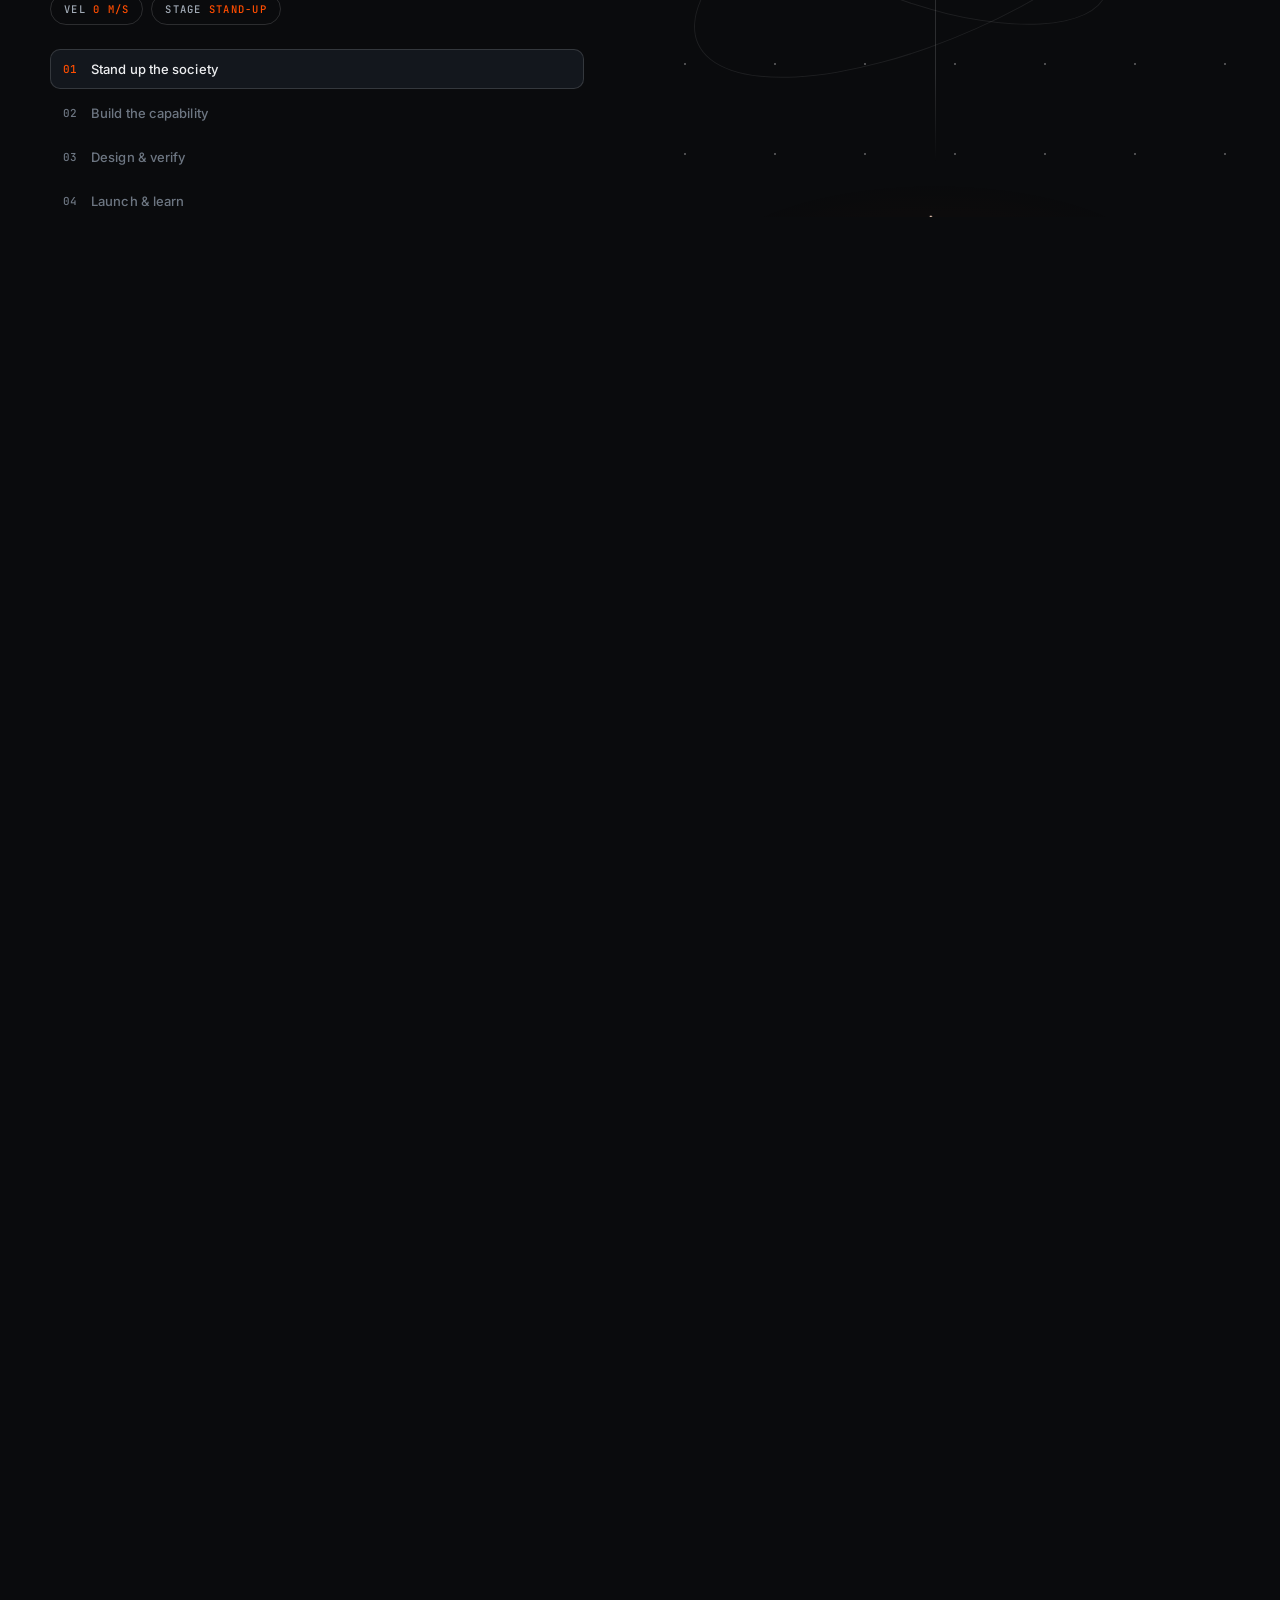
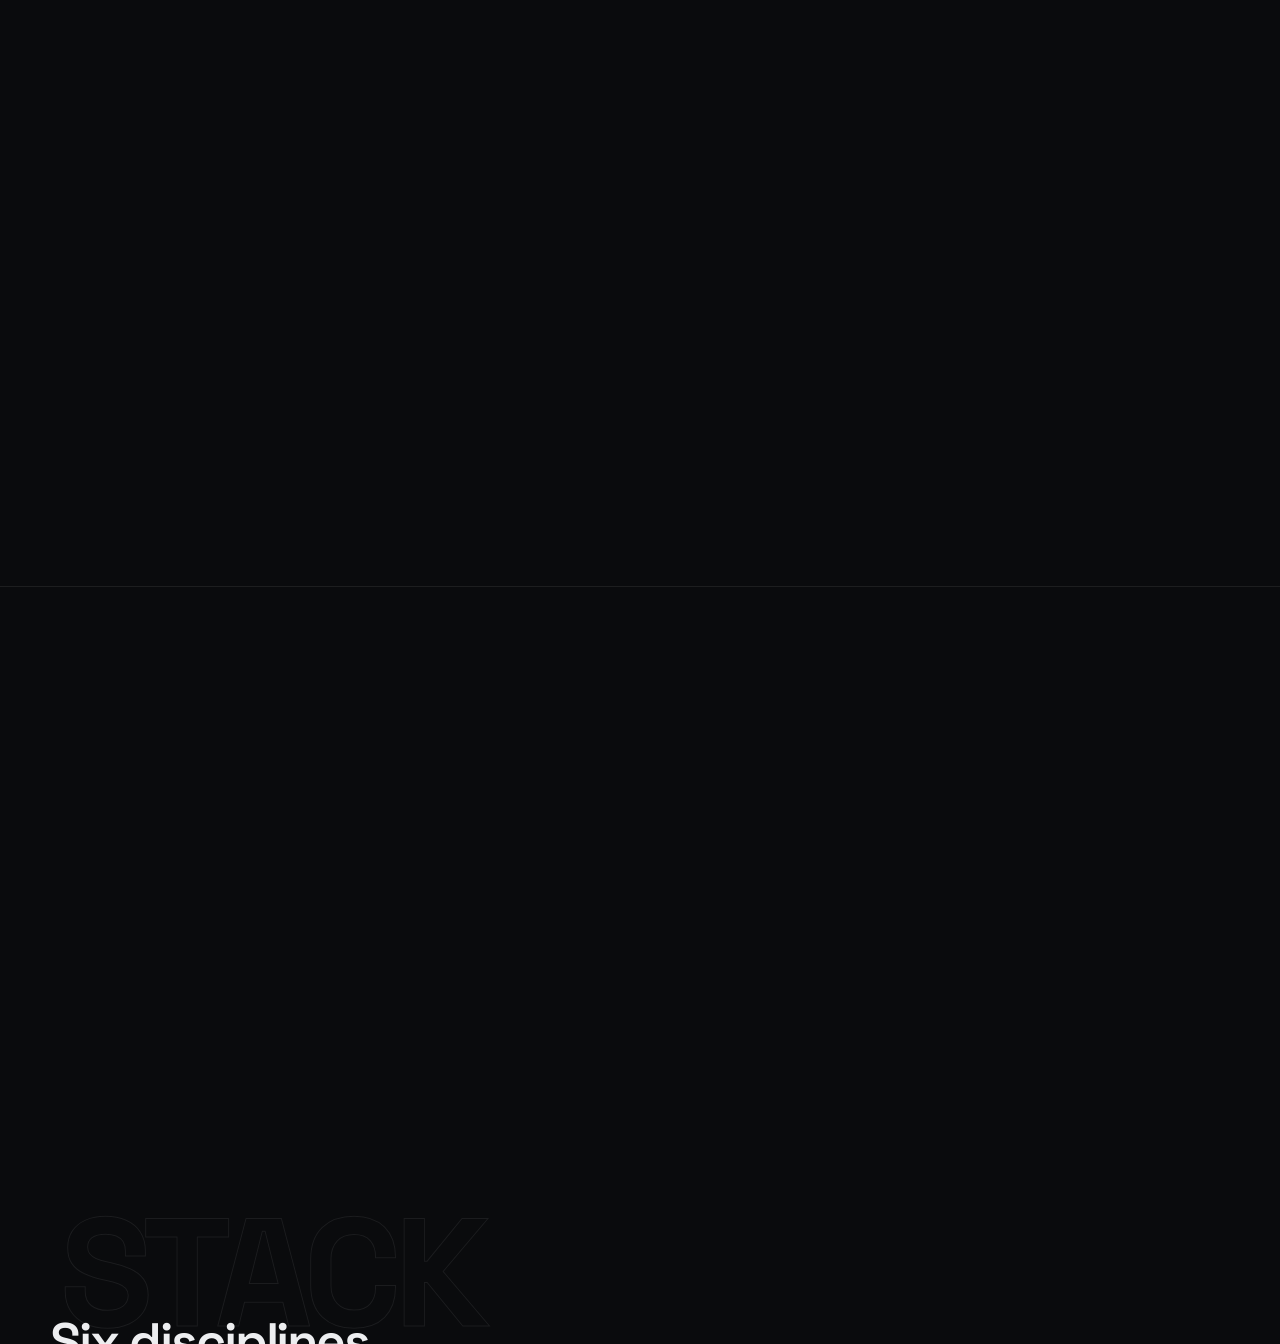
<file: agent-c.html>
<!doctype html><html lang="en"><head><meta charset="utf-8"><meta http-equiv="refresh" content="0; url=index.html"><meta name="robots" content="noindex"><title>TARA</title><link rel="icon" type="image/jpeg" href="tara.jpeg"></head><body><div class="page-loader" aria-label="Loading TARA interface" role="status"><div class="loader-kicker">TARA / SYSTEM BOOT</div><div class="spinner" aria-hidden="true"><span></span><span></span><span></span><span></span><span></span><span></span><span></span><span></span></div><div class="loader-status">Synchronizing mission interface <span>···</span></div></div><p>Redirecting to <a href="index.html">TARA</a>…</p></body></html>
</file>
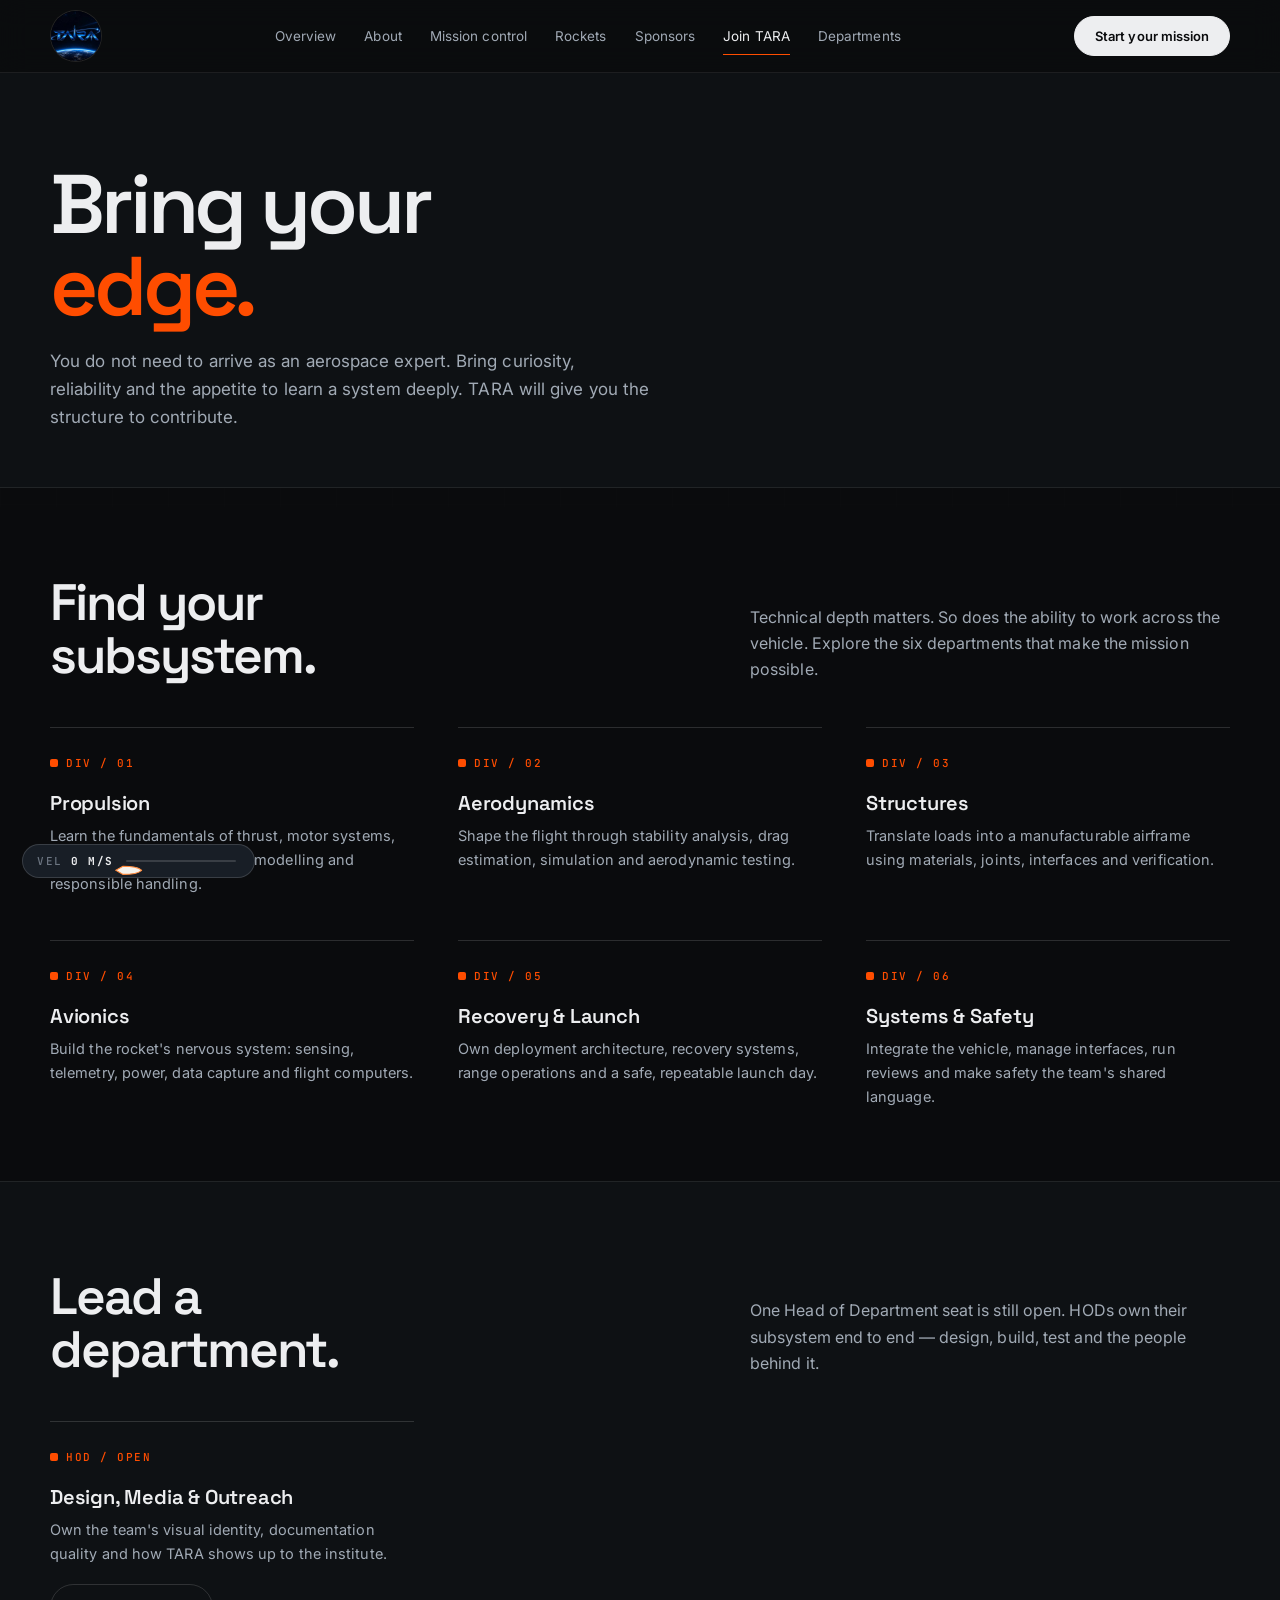
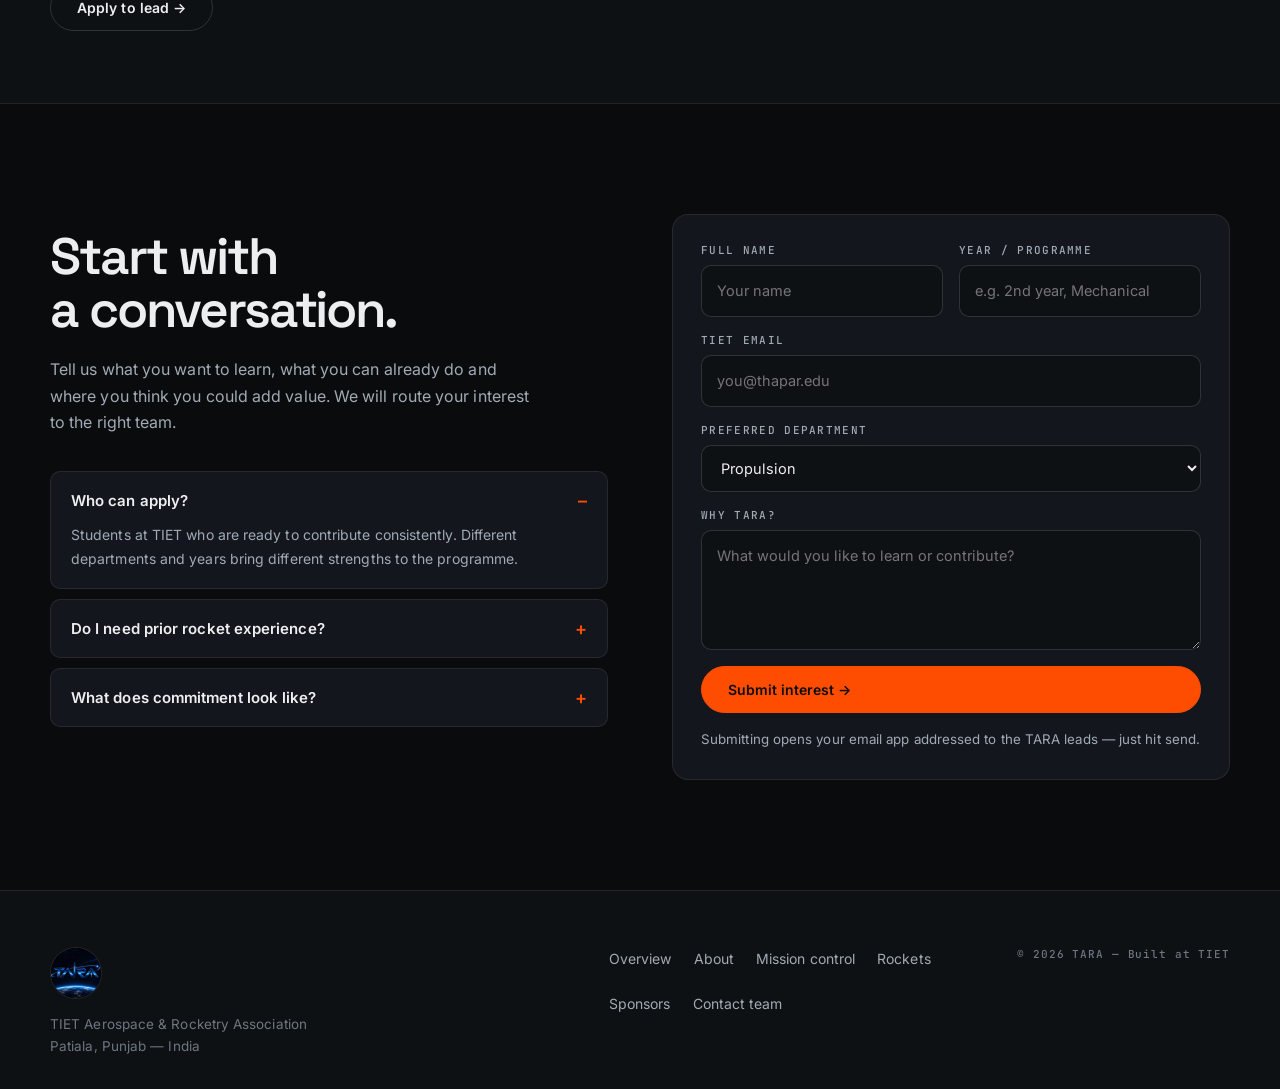
<file: careers.html>
<!doctype html>
<html lang="en">
<head>
  <meta charset="utf-8">
  <meta name="viewport" content="width=device-width, initial-scale=1">
  <title>Join TARA — TIET Aerospace &amp; Rocketry Association</title>
  <meta name="description" content="Find your place in TARA across propulsion, aerodynamics, structures, avionics, recovery and launch, or systems and safety.">
  <meta name="theme-color" content="#0a0b0d">
  <link rel="preconnect" href="https://fonts.googleapis.com">
  <link rel="preconnect" href="https://fonts.gstatic.com" crossorigin>
  <link href="https://fonts.googleapis.com/css2?family=Inter:wght@400;500;600;700&family=Space+Grotesk:wght@500;600;700&family=JetBrains+Mono:wght@400;500&display=swap" rel="stylesheet">
  <link rel="icon" type="image/png" href="favicon.png">
  <link rel="apple-touch-icon" href="apple-touch-icon.png">
  <link rel="manifest" href="site.webmanifest">
  <meta property="og:type" content="website">
  <meta property="og:site_name" content="TARA — TIET Aerospace &amp; Rocketry Association">
  <meta property="og:title" content="Join TARA — TIET Aerospace &amp; Rocketry Association">
  <meta property="og:description" content="Find your place in TARA across propulsion, aerodynamics, structures, avionics, recovery and launch, or systems and safety.">
  <meta property="og:image" content="tara.jpeg">
  <meta name="twitter:card" content="summary_large_image">
  <meta name="twitter:title" content="Join TARA">
  <meta name="twitter:description" content="Six departments. One vehicle. Find your subsystem.">
  <meta name="twitter:image" content="tara.jpeg">
  <link rel="stylesheet" href="styles.css?v=21">
</head>
<body>
  <a class="skip-link" href="#main">Skip to content</a>
  <div class="page-loader" role="status" aria-label="Loading TARA">
    <div class="loader-kicker">TARA</div>
    <div class="loader-status">Preparing mission interface</div>
  </div>

  <header class="site-header">
    <div class="container nav">
      <a class="brand" href="index.html" aria-label="TARA home">
        <span class="brand-mark"><img src="images/tara-logo-256.jpg" alt="TARA logo" width="256" height="256"></span>
      </a>
      <button class="menu-toggle" aria-expanded="false" aria-label="Open navigation">
        <span></span><span></span><span></span>
      </button>
      <nav class="nav-links" aria-label="Primary">
        <a href="index.html">Overview</a>
        <a href="about.html">About</a>
        <a href="mission-control.html">Mission control</a>
        <a href="rockets.html">Rockets</a>
        <a href="sponsorships.html">Sponsors</a>
        <a class="active" href="careers.html">Join TARA</a>
        <a href="index.html#departments">Departments</a>
      </nav>
      <a class="nav-cta" href="#application">Start your mission</a>
    </div>
  </header>

  <main id="main">
    <section class="page-hero">
      <div class="container">
        <h1>Bring your<br><span>edge.</span></h1>
        <p>You do not need to arrive as an aerospace expert. Bring curiosity, reliability and the appetite to learn a system deeply. TARA will give you the structure to contribute.</p>
      </div>
    </section>

    <section id="departments" class="section compact">
      <div class="container">
        <div class="section-header">
          <div>
            <h2>Find your<br>subsystem.</h2>
          </div>
          <p class="section-intro">Technical depth matters. So does the ability to work across the vehicle. Explore the six departments that make the mission possible.</p>
        </div>
        <div class="grid-3">
          <div class="card reveal">
            <div class="number">DIV / 01</div>
            <h3>Propulsion</h3>
            <p>Learn the fundamentals of thrust, motor systems, grain geometry, performance modelling and responsible handling.</p>
          </div>
          <div class="card reveal">
            <div class="number">DIV / 02</div>
            <h3>Aerodynamics</h3>
            <p>Shape the flight through stability analysis, drag estimation, simulation and aerodynamic testing.</p>
          </div>
          <div class="card reveal">
            <div class="number">DIV / 03</div>
            <h3>Structures</h3>
            <p>Translate loads into a manufacturable airframe using materials, joints, interfaces and verification.</p>
          </div>
          <div class="card reveal">
            <div class="number">DIV / 04</div>
            <h3>Avionics</h3>
            <p>Build the rocket's nervous system: sensing, telemetry, power, data capture and flight computers.</p>
          </div>
          <div class="card reveal">
            <div class="number">DIV / 05</div>
            <h3>Recovery &amp; Launch</h3>
            <p>Own deployment architecture, recovery systems, range operations and a safe, repeatable launch day.</p>
          </div>
          <div class="card reveal">
            <div class="number">DIV / 06</div>
            <h3>Systems &amp; Safety</h3>
            <p>Integrate the vehicle, manage interfaces, run reviews and make safety the team's shared language.</p>
          </div>
        </div>
      </div>
    </section>

    <section class="section compact band">
      <div class="container">
        <div class="section-header">
          <div>
            <h2>Lead a<br>department.</h2>
          </div>
          <p class="section-intro">One Head of Department seat is still open. HODs own their subsystem end to end — design, build, test and the people behind it.</p>
        </div>
        <div class="grid-3">
          <div class="card reveal">
            <div class="number">HOD / Open</div>
            <h3>Design, Media &amp; Outreach</h3>
            <p>Own the team's visual identity, documentation quality and how TARA shows up to the institute.</p>
            <a class="button secondary" style="margin-top:18px" href="#application">Apply to lead →</a>
          </div>
        </div>
      </div>
    </section>

    <section id="application" class="section">
      <div class="container split">
        <div>
          <h2>Start with<br>a conversation.</h2>
          <p class="section-intro" style="margin-top:20px">Tell us what you want to learn, what you can already do and where you think you could add value. We will route your interest to the right team.</p>
          <div class="faq" style="margin-top:36px">
            <details open>
              <summary>Who can apply?</summary>
              <p>Students at TIET who are ready to contribute consistently. Different departments and years bring different strengths to the programme.</p>
            </details>
            <details>
              <summary>Do I need prior rocket experience?</summary>
              <p>No. A strong learning mindset, attention to detail and respect for process matter more than a perfect starting point.</p>
            </details>
            <details>
              <summary>What does commitment look like?</summary>
              <p>TARA is built around dependable ownership. Expect regular team work, documentation and review cycles alongside your academics.</p>
            </details>
          </div>
        </div>
        <div class="card reveal">
          <form class="form" data-contact-form>
            <div class="form-grid">
              <div class="field">
                <label for="name">Full name</label>
                <input id="name" name="name" required placeholder="Your name" autocomplete="name">
              </div>
              <div class="field">
                <label for="year">Year / programme</label>
                <input id="year" name="year" required placeholder="e.g. 2nd year, Mechanical">
              </div>
            </div>
            <div class="field">
              <label for="email">TIET email</label>
              <input id="email" type="email" name="email" required placeholder="you@thapar.edu" autocomplete="email">
            </div>
            <div class="field">
              <label for="department">Preferred department</label>
              <select id="department" name="department">
                <option>Propulsion</option>
                <option>Aerodynamics</option>
                <option>Structures</option>
                <option>Avionics</option>
                <option>Recovery &amp; Launch</option>
                <option>Systems &amp; Safety</option>
                <option>Not sure yet</option>
              </select>
            </div>
            <div class="field">
              <label for="message">Why TARA?</label>
              <textarea id="message" name="message" required placeholder="What would you like to learn or contribute?"></textarea>
            </div>
            <button class="button" type="submit">Submit interest →</button>
            <div class="form-message" role="status"></div>
            <small class="muted">Submitting opens your email app addressed to the TARA leads — just hit send.</small>
          </form>
        </div>
      </div>
    </section>
  </main>

  <footer class="footer">
    <div class="container footer-grid">
      <div>
        <a class="brand" href="index.html" aria-label="TARA home">
          <span class="brand-mark"><img src="images/tara-logo-256.jpg" alt="TARA logo" width="256" height="256"></span>
        </a>
        <p>TIET Aerospace &amp; Rocketry Association<br>Patiala, Punjab — India</p>
      </div>
      <div class="footer-links">
        <a href="index.html">Overview</a>
        <a href="about.html">About</a>
        <a href="mission-control.html">Mission control</a>
        <a href="rockets.html">Rockets</a>
        <a href="sponsorships.html">Sponsors</a>
        <a href="mailto:smukherjee_be26@thapar.edu">Contact team</a>
      </div>
      <small>© <span data-year>2026</span> TARA — Built at TIET</small>
    </div>
  </footer>

  <script src="site.js?v=21"></script>
</body>
</html>
</file>
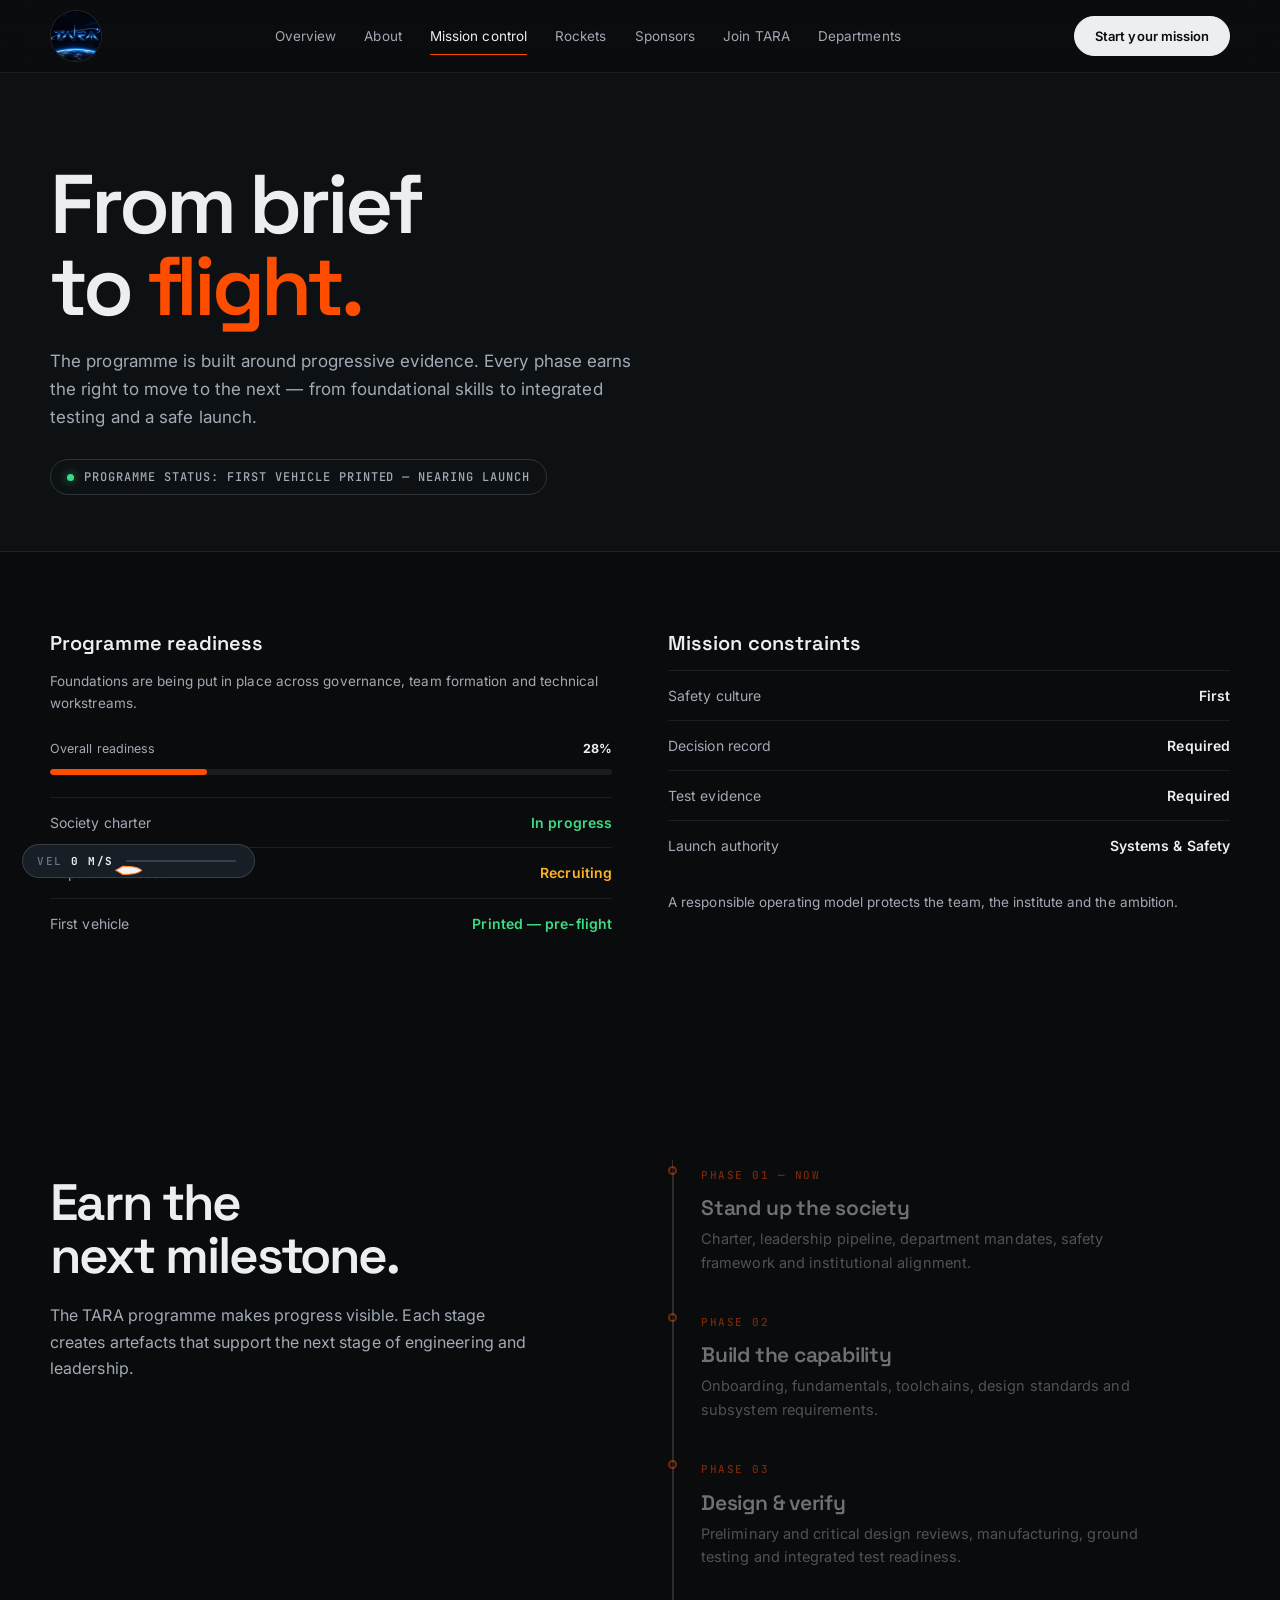
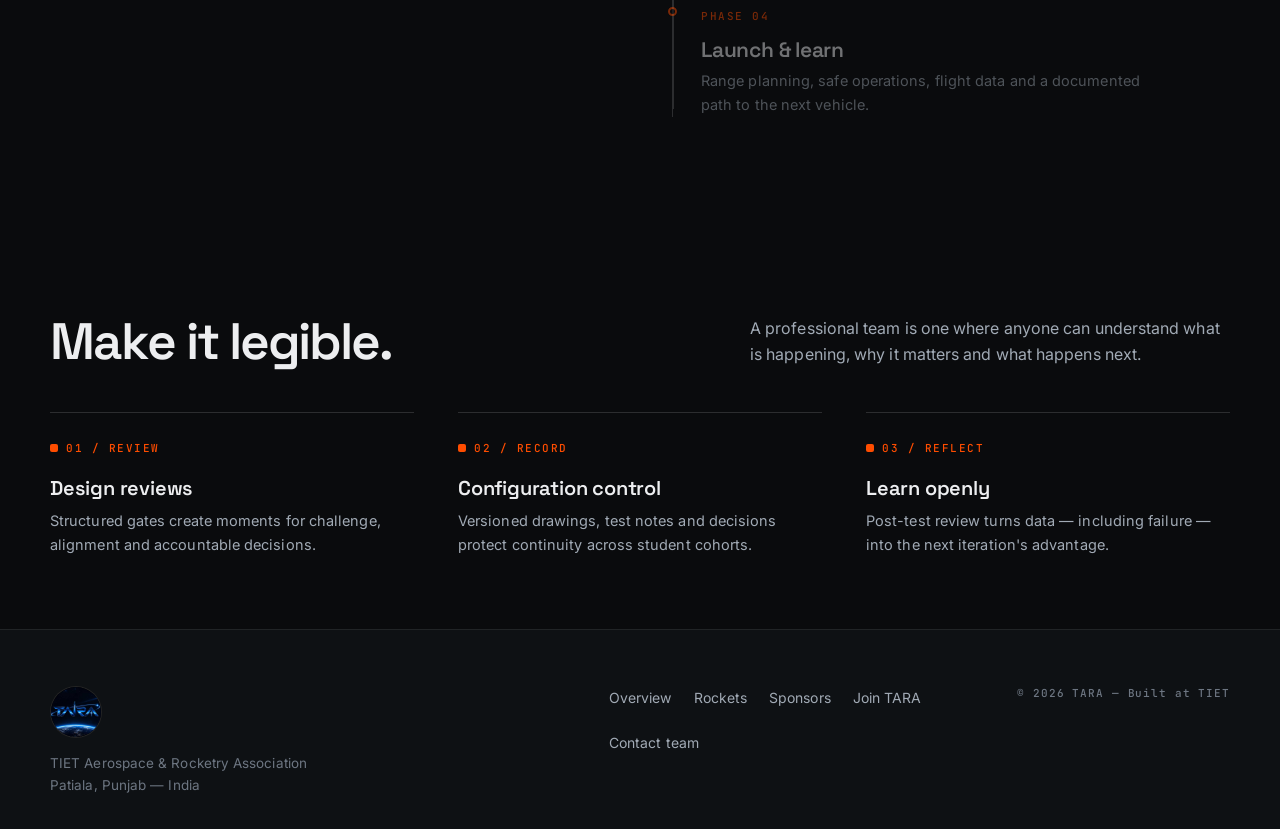
<file: mission-control.html>
<!doctype html>
<html lang="en">
<head>
  <meta charset="utf-8">
  <meta name="viewport" content="width=device-width, initial-scale=1">
  <title>Mission Control — TARA</title>
  <meta name="description" content="TARA mission control: programme phases, systems status and the path to a first launch — vehicle printed, pre-flight checks underway.">
  <meta name="theme-color" content="#0a0b0d">
  <link rel="preconnect" href="https://fonts.googleapis.com">
  <link rel="preconnect" href="https://fonts.gstatic.com" crossorigin>
  <link href="https://fonts.googleapis.com/css2?family=Inter:wght@400;500;600;700&family=Space+Grotesk:wght@500;600;700&family=JetBrains+Mono:wght@400;500&display=swap" rel="stylesheet">
  <link rel="icon" type="image/png" href="favicon.png">
  <link rel="apple-touch-icon" href="apple-touch-icon.png">
  <link rel="manifest" href="site.webmanifest">
  <meta property="og:type" content="website">
  <meta property="og:site_name" content="TARA — TIET Aerospace &amp; Rocketry Association">
  <meta property="og:title" content="Mission Control — TARA">
  <meta property="og:description" content="TARA mission control: programme phases, systems status and the path to a first launch — vehicle printed, pre-flight checks underway.">
  <meta property="og:image" content="tara.jpeg">
  <meta name="twitter:card" content="summary_large_image">
  <meta name="twitter:title" content="Mission Control — TARA">
  <meta name="twitter:description" content="Programme phases and readiness — first vehicle printed, pre-flight checks underway.">
  <meta name="twitter:image" content="tara.jpeg">
  <link rel="stylesheet" href="styles.css?v=21">
</head>
<body>
  <a class="skip-link" href="#main">Skip to content</a>
  <div class="page-loader" role="status" aria-label="Loading TARA">
    <div class="loader-kicker">TARA</div>
    <div class="loader-status">Preparing mission interface</div>
  </div>

  <header class="site-header">
    <div class="container nav">
      <a class="brand" href="index.html" aria-label="TARA home">
        <span class="brand-mark"><img src="images/tara-logo-256.jpg" alt="TARA logo" width="256" height="256"></span>
      </a>
      <button class="menu-toggle" aria-expanded="false" aria-label="Open navigation">
        <span></span><span></span><span></span>
      </button>
      <nav class="nav-links" aria-label="Primary">
        <a href="index.html">Overview</a>
        <a href="about.html">About</a>
        <a class="active" href="mission-control.html">Mission control</a>
        <a href="rockets.html">Rockets</a>
        <a href="sponsorships.html">Sponsors</a>
        <a href="careers.html">Join TARA</a>
        <a href="index.html#departments">Departments</a>
      </nav>
      <a class="nav-cta" href="careers.html">Start your mission</a>
    </div>
  </header>

  <main id="main">
    <section class="page-hero">
      <div class="container">
        <h1>From brief<br>to <span>flight.</span></h1>
        <p>The programme is built around progressive evidence. Every phase earns the right to move to the next — from foundational skills to integrated testing and a safe launch.</p>
        <div class="status-row" style="margin-top:28px"><span class="dot"></span>Programme status: first vehicle printed — nearing launch</div>
      </div>
    </section>

    <section class="section compact">
      <div class="container mission-board">
        <div class="board reveal">
          <div class="board-head">
            <h3>Programme readiness</h3>
          </div>
          <p class="muted" style="font-size:13.5px">Foundations are being put in place across governance, team formation and technical workstreams.</p>
          <div style="margin-top:24px; display:flex; justify-content:space-between; font-size:12.5px">
            <span class="muted">Overall readiness</span>
            <strong>28%</strong>
          </div>
          <div class="progress-line"><span style="width:28%"></span></div>
          <div class="metric"><label>Society charter</label><strong style="color:var(--good)">In progress</strong></div>
          <div class="metric"><label>Department leads</label><strong style="color:var(--warn)">Recruiting</strong></div>
          <div class="metric"><label>First vehicle</label><strong style="color:var(--good)">Printed — pre-flight</strong></div>
        </div>
        <div class="board reveal">
          <div class="board-head">
            <h3>Mission constraints</h3>
          </div>
          <div class="metric"><label>Safety culture</label><strong>First</strong></div>
          <div class="metric"><label>Decision record</label><strong>Required</strong></div>
          <div class="metric"><label>Test evidence</label><strong>Required</strong></div>
          <div class="metric"><label>Launch authority</label><strong>Systems &amp; Safety</strong></div>
          <p class="muted" style="font-size:13.5px; margin-top:20px">A responsible operating model protects the team, the institute and the ambition.</p>
        </div>
      </div>
    </section>

    <section class="section">
      <div class="container split">
        <div>
          <h2>Earn the<br>next milestone.</h2>
          <p class="section-intro" style="margin-top:20px">The TARA programme makes progress visible. Each stage creates artefacts that support the next stage of engineering and leadership.</p>
        </div>
        <div class="timeline reveal">
          <div class="timeline-item">
            <time>Phase 01 — Now</time>
            <div>
              <h3>Stand up the society</h3>
              <p>Charter, leadership pipeline, department mandates, safety framework and institutional alignment.</p>
            </div>
          </div>
          <div class="timeline-item">
            <time>Phase 02</time>
            <div>
              <h3>Build the capability</h3>
              <p>Onboarding, fundamentals, toolchains, design standards and subsystem requirements.</p>
            </div>
          </div>
          <div class="timeline-item">
            <time>Phase 03</time>
            <div>
              <h3>Design &amp; verify</h3>
              <p>Preliminary and critical design reviews, manufacturing, ground testing and integrated test readiness.</p>
            </div>
          </div>
          <div class="timeline-item">
            <time>Phase 04</time>
            <div>
              <h3>Launch &amp; learn</h3>
              <p>Range planning, safe operations, flight data and a documented path to the next vehicle.</p>
            </div>
          </div>
        </div>
      </div>
    </section>

    <section class="section compact">
      <div class="container">
        <div class="section-header">
          <div>
            <h2>Make it legible.</h2>
          </div>
          <p class="section-intro">A professional team is one where anyone can understand what is happening, why it matters and what happens next.</p>
        </div>
        <div class="grid-3">
          <div class="card reveal">
            <div class="number">01 / Review</div>
            <h3>Design reviews</h3>
            <p>Structured gates create moments for challenge, alignment and accountable decisions.</p>
          </div>
          <div class="card reveal">
            <div class="number">02 / Record</div>
            <h3>Configuration control</h3>
            <p>Versioned drawings, test notes and decisions protect continuity across student cohorts.</p>
          </div>
          <div class="card reveal">
            <div class="number">03 / Reflect</div>
            <h3>Learn openly</h3>
            <p>Post-test review turns data — including failure — into the next iteration's advantage.</p>
          </div>
        </div>
      </div>
    </section>
  </main>

  <footer class="footer">
    <div class="container footer-grid">
      <div>
        <a class="brand" href="index.html" aria-label="TARA home">
          <span class="brand-mark"><img src="images/tara-logo-256.jpg" alt="TARA logo" width="256" height="256"></span>
        </a>
        <p>TIET Aerospace &amp; Rocketry Association<br>Patiala, Punjab — India</p>
      </div>
      <div class="footer-links">
        <a href="index.html">Overview</a>
        <a href="rockets.html">Rockets</a>
        <a href="sponsorships.html">Sponsors</a>
        <a href="careers.html">Join TARA</a>
        <a href="mailto:smukherjee_be26@thapar.edu">Contact team</a>
      </div>
      <small>© <span data-year>2026</span> TARA — Built at TIET</small>
    </div>
  </footer>

  <script src="site.js?v=21"></script>
</body>
</html>
</file>
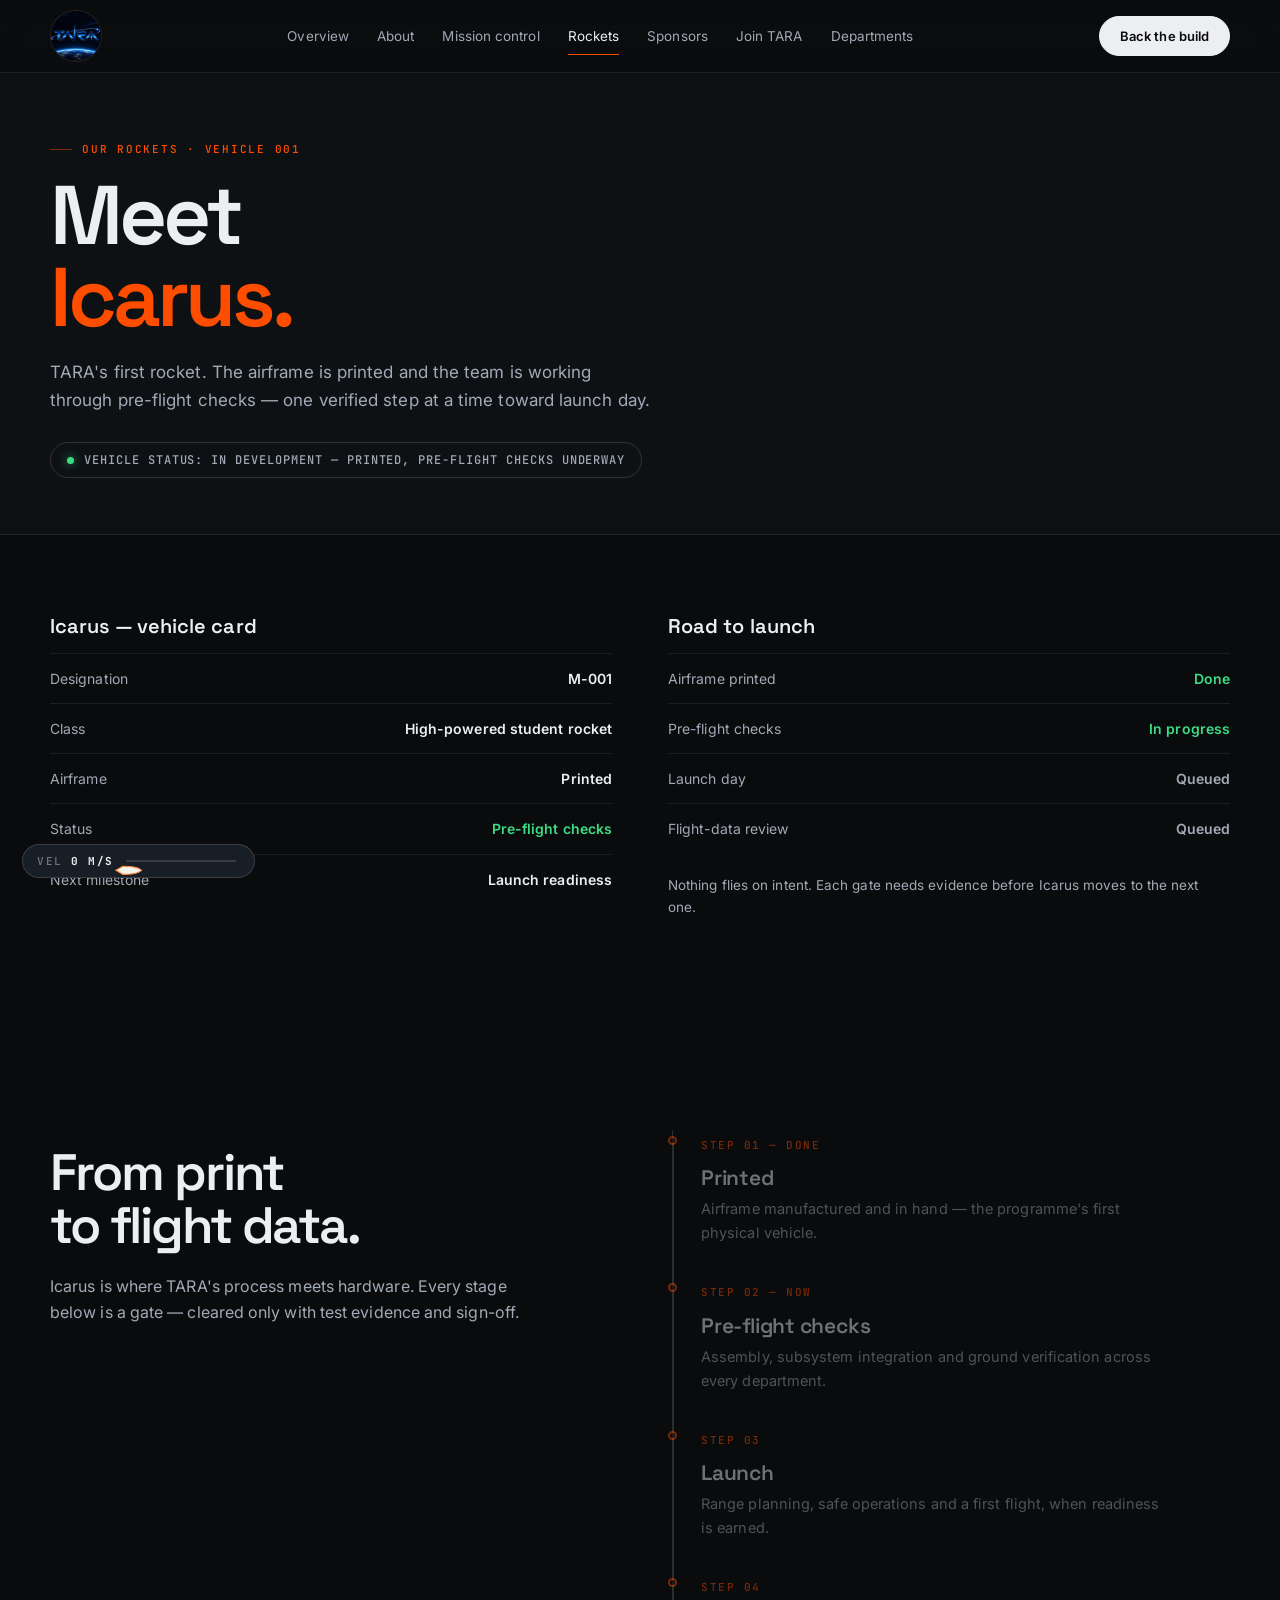
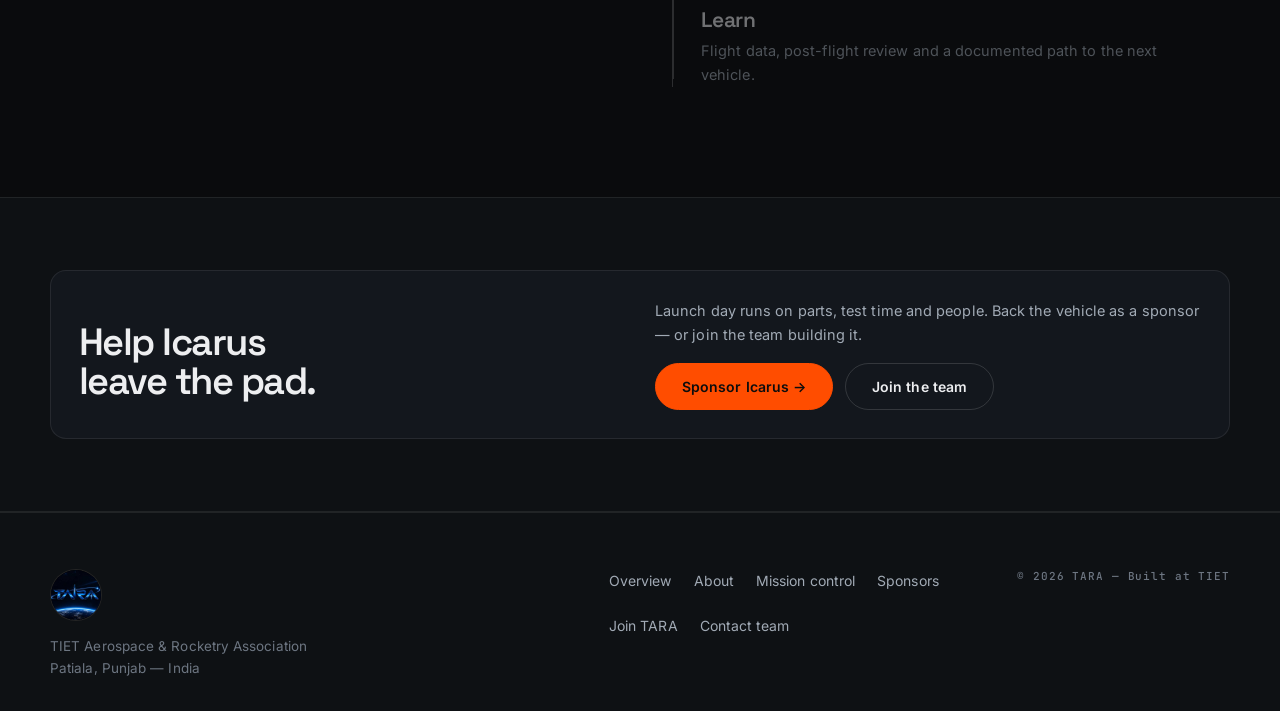
<file: rockets.html>
<!doctype html>
<html lang="en">
<head>
  <meta charset="utf-8">
  <meta name="viewport" content="width=device-width, initial-scale=1">
  <title>Our Rockets — Icarus | TARA</title>
  <meta name="description" content="Meet Icarus, TARA's first rocket — airframe printed, pre-flight checks underway, nearing launch.">
  <meta name="theme-color" content="#0a0b0d">
  <link rel="preconnect" href="https://fonts.googleapis.com">
  <link rel="preconnect" href="https://fonts.gstatic.com" crossorigin>
  <link href="https://fonts.googleapis.com/css2?family=Inter:wght@400;500;600;700&family=Space+Grotesk:wght@500;600;700&family=JetBrains+Mono:wght@400;500&display=swap" rel="stylesheet">
  <link rel="icon" type="image/png" href="favicon.png">
  <link rel="apple-touch-icon" href="apple-touch-icon.png">
  <link rel="manifest" href="site.webmanifest">
  <meta property="og:type" content="website">
  <meta property="og:site_name" content="TARA — TIET Aerospace &amp; Rocketry Association">
  <meta property="og:title" content="Our Rockets — Icarus | TARA">
  <meta property="og:description" content="Meet Icarus, TARA's first rocket — airframe printed, pre-flight checks underway, nearing launch.">
  <meta property="og:image" content="tara.jpeg">
  <meta name="twitter:card" content="summary_large_image">
  <meta name="twitter:title" content="Icarus — TARA's first rocket">
  <meta name="twitter:description" content="Airframe printed. Pre-flight checks underway. Nearing launch.">
  <meta name="twitter:image" content="tara.jpeg">
  <link rel="stylesheet" href="styles.css?v=21">
</head>
<body>
  <a class="skip-link" href="#main">Skip to content</a>
  <div class="page-loader" role="status" aria-label="Loading TARA">
    <div class="loader-kicker">TARA</div>
    <div class="loader-status">Preparing mission interface</div>
  </div>

  <header class="site-header">
    <div class="container nav">
      <a class="brand" href="index.html" aria-label="TARA home">
        <span class="brand-mark"><img src="images/tara-logo-256.jpg" alt="TARA logo" width="256" height="256"></span>
      </a>
      <button class="menu-toggle" aria-expanded="false" aria-label="Open navigation">
        <span></span><span></span><span></span>
      </button>
      <nav class="nav-links" aria-label="Primary">
        <a href="index.html">Overview</a>
        <a href="about.html">About</a>
        <a href="mission-control.html">Mission control</a>
        <a class="active" href="rockets.html">Rockets</a>
        <a href="sponsorships.html">Sponsors</a>
        <a href="careers.html">Join TARA</a>
        <a href="index.html#departments">Departments</a>
      </nav>
      <a class="nav-cta" href="sponsorships.html#checkout">Back the build</a>
    </div>
  </header>

  <main id="main">
    <section class="page-hero">
      <div class="container">
        <div class="eyebrow">Our rockets · Vehicle 001</div>
        <h1>Meet<br><span>Icarus.</span></h1>
        <p>TARA's first rocket. The airframe is printed and the team is working through pre-flight checks — one verified step at a time toward launch day.</p>
        <div class="status-row" style="margin-top:28px"><span class="dot"></span>Vehicle status: in development — printed, pre-flight checks underway</div>
      </div>
    </section>

    <section class="section compact">
      <div class="container mission-board">
        <div class="board reveal">
          <div class="board-head">
            <h3>Icarus — vehicle card</h3>
          </div>
          <div class="metric"><label>Designation</label><strong>M-001</strong></div>
          <div class="metric"><label>Class</label><strong>High-powered student rocket</strong></div>
          <div class="metric"><label>Airframe</label><strong>Printed</strong></div>
          <div class="metric"><label>Status</label><strong style="color:var(--good)">Pre-flight checks</strong></div>
          <div class="metric"><label>Next milestone</label><strong>Launch readiness</strong></div>
        </div>
        <div class="board reveal">
          <div class="board-head">
            <h3>Road to launch</h3>
          </div>
          <div class="metric"><label>Airframe printed</label><strong style="color:var(--good)">Done</strong></div>
          <div class="metric"><label>Pre-flight checks</label><strong style="color:var(--good)">In progress</strong></div>
          <div class="metric"><label>Launch day</label><strong class="muted">Queued</strong></div>
          <div class="metric"><label>Flight-data review</label><strong class="muted">Queued</strong></div>
          <p class="muted" style="font-size:13.5px; margin-top:20px">Nothing flies on intent. Each gate needs evidence before Icarus moves to the next one.</p>
        </div>
      </div>
    </section>

    <section class="section">
      <div class="container split">
        <div>
          <h2>From print<br>to flight data.</h2>
          <p class="section-intro" style="margin-top:20px">Icarus is where TARA's process meets hardware. Every stage below is a gate — cleared only with test evidence and sign-off.</p>
        </div>
        <div class="timeline reveal">
          <div class="timeline-item">
            <time>Step 01 — Done</time>
            <div>
              <h3>Printed</h3>
              <p>Airframe manufactured and in hand — the programme's first physical vehicle.</p>
            </div>
          </div>
          <div class="timeline-item">
            <time>Step 02 — Now</time>
            <div>
              <h3>Pre-flight checks</h3>
              <p>Assembly, subsystem integration and ground verification across every department.</p>
            </div>
          </div>
          <div class="timeline-item">
            <time>Step 03</time>
            <div>
              <h3>Launch</h3>
              <p>Range planning, safe operations and a first flight, when readiness is earned.</p>
            </div>
          </div>
          <div class="timeline-item">
            <time>Step 04</time>
            <div>
              <h3>Learn</h3>
              <p>Flight data, post-flight review and a documented path to the next vehicle.</p>
            </div>
          </div>
        </div>
      </div>
    </section>

    <section class="section compact band">
      <div class="container card reveal">
        <div class="split" style="gap:30px; align-items:center">
          <div>
            <h2 style="font-size:clamp(28px,3.4vw,38px)">Help Icarus<br>leave the pad.</h2>
          </div>
          <div>
            <p class="muted">Launch day runs on parts, test time and people. Back the vehicle as a sponsor — or join the team building it.</p>
            <div style="display:flex; gap:12px; flex-wrap:wrap; margin-top:16px">
              <a class="button" href="sponsorships.html">Sponsor Icarus →</a>
              <a class="button secondary" href="careers.html">Join the team</a>
            </div>
          </div>
        </div>
      </div>
    </section>
  </main>

  <footer class="footer">
    <div class="container footer-grid">
      <div>
        <a class="brand" href="index.html" aria-label="TARA home">
          <span class="brand-mark"><img src="images/tara-logo-256.jpg" alt="TARA logo" width="256" height="256"></span>
        </a>
        <p>TIET Aerospace &amp; Rocketry Association<br>Patiala, Punjab — India</p>
      </div>
      <div class="footer-links">
        <a href="index.html">Overview</a>
        <a href="about.html">About</a>
        <a href="mission-control.html">Mission control</a>
        <a href="sponsorships.html">Sponsors</a>
        <a href="careers.html">Join TARA</a>
        <a href="mailto:smukherjee_be26@thapar.edu">Contact team</a>
      </div>
      <small>© <span data-year>2026</span> TARA — Built at TIET</small>
    </div>
  </footer>

  <script src="site.js?v=21"></script>
</body>
</html>
</file>
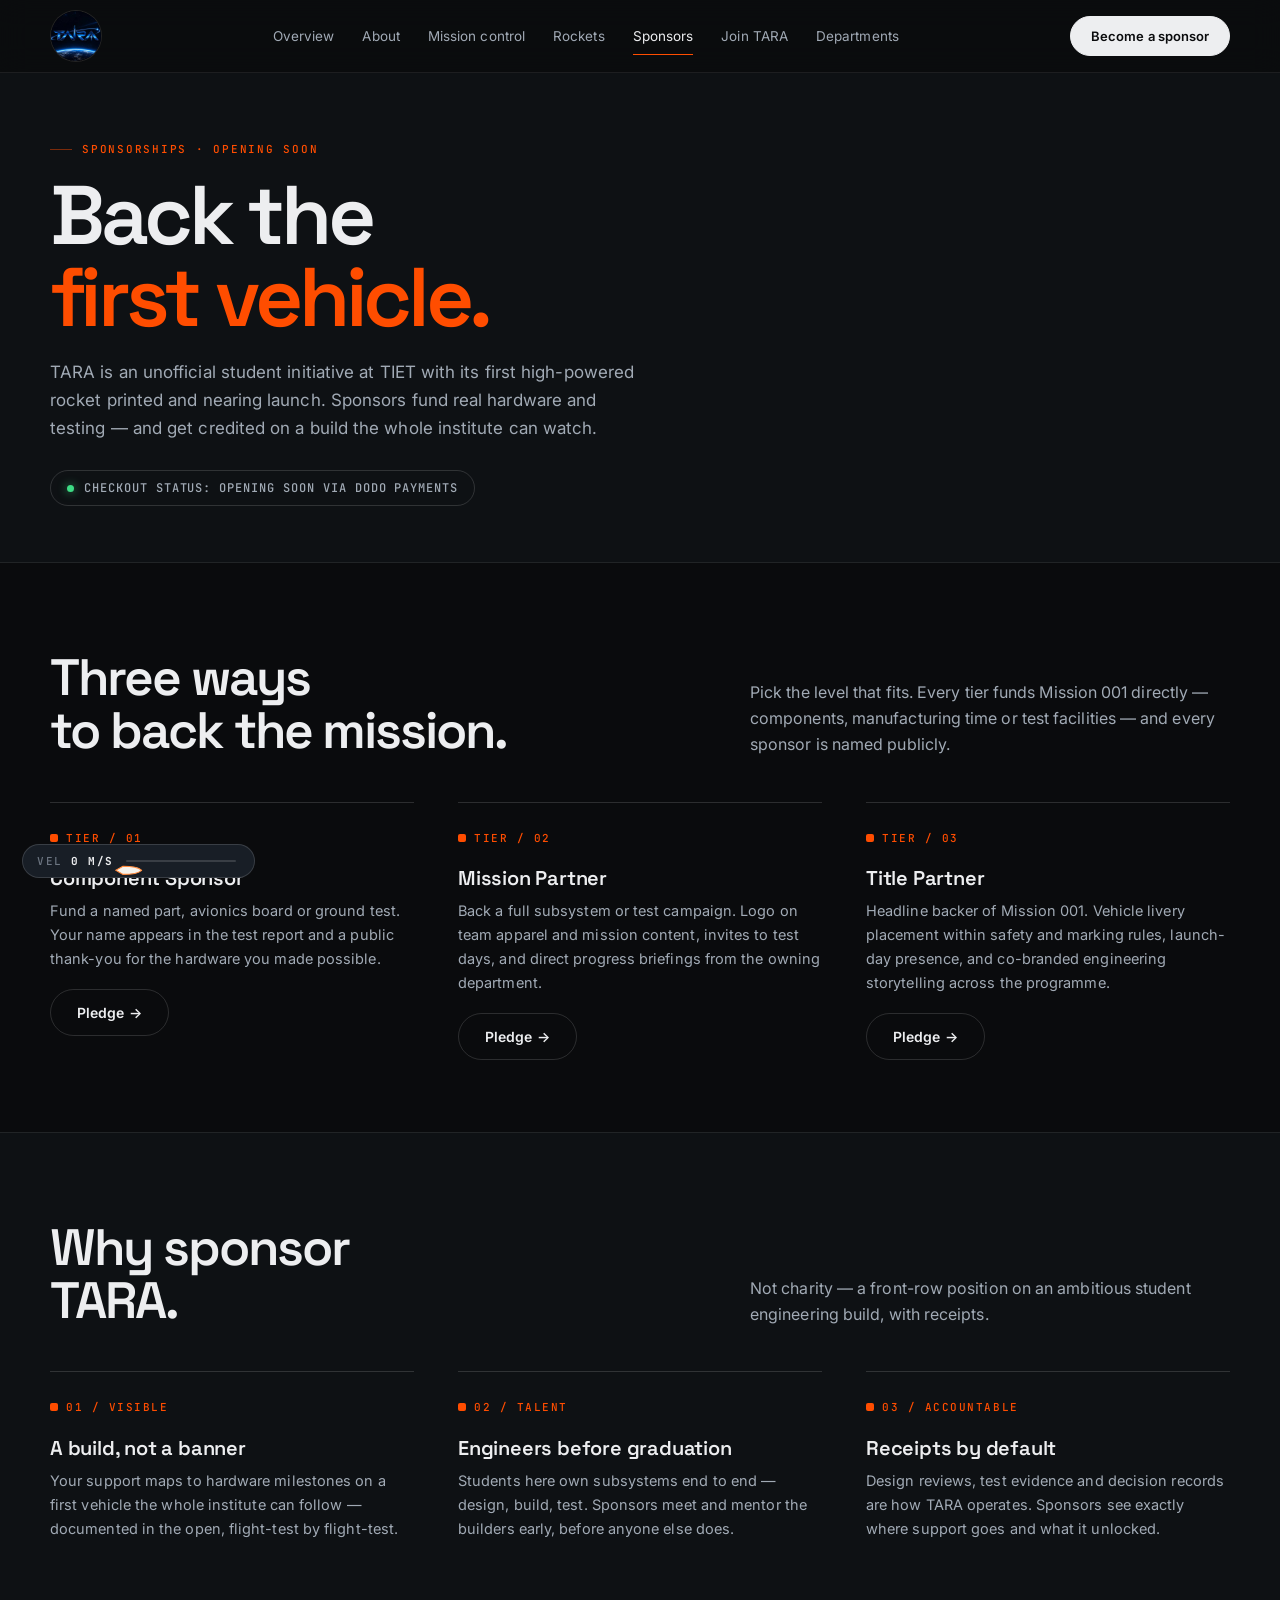
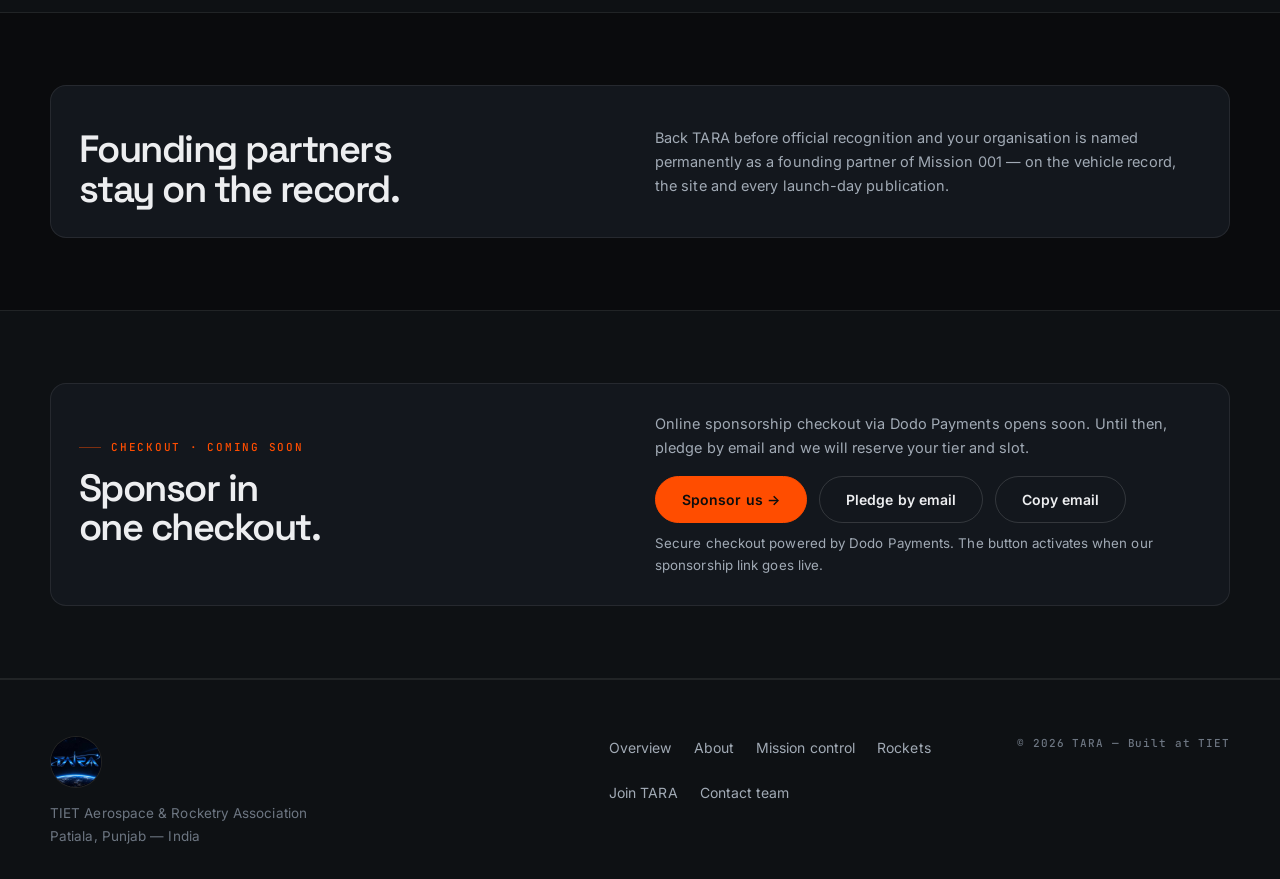
<file: sponsorships.html>
<!doctype html>
<html lang="en">
<head>
  <meta charset="utf-8">
  <meta name="viewport" content="width=device-width, initial-scale=1">
  <title>Sponsor TARA — TIET Aerospace &amp; Rocketry Association</title>
  <meta name="description" content="Sponsor TARA: three tiers backing an unofficial student rocketry initiative at TIET with its first high-powered vehicle printed and nearing launch.">
  <meta name="theme-color" content="#0a0b0d">
  <link rel="preconnect" href="https://fonts.googleapis.com">
  <link rel="preconnect" href="https://fonts.gstatic.com" crossorigin>
  <link href="https://fonts.googleapis.com/css2?family=Inter:wght@400;500;600;700&family=Space+Grotesk:wght@500;600;700&family=JetBrains+Mono:wght@400;500&display=swap" rel="stylesheet">
  <link rel="icon" type="image/png" href="favicon.png">
  <link rel="apple-touch-icon" href="apple-touch-icon.png">
  <link rel="manifest" href="site.webmanifest">
  <meta property="og:type" content="website">
  <meta property="og:site_name" content="TARA — TIET Aerospace &amp; Rocketry Association">
  <meta property="og:title" content="Sponsor TARA — TIET Aerospace &amp; Rocketry Association">
  <meta property="og:description" content="Three sponsorship tiers backing an unofficial student rocketry initiative at TIET. First vehicle printed, nearing launch.">
  <meta property="og:image" content="tara.jpeg">
  <meta name="twitter:card" content="summary_large_image">
  <meta name="twitter:title" content="Sponsor TARA">
  <meta name="twitter:description" content="Three tiers. One first vehicle. Back the build.">
  <meta name="twitter:image" content="tara.jpeg">
  <link rel="stylesheet" href="styles.css?v=21">
</head>
<body>
  <a class="skip-link" href="#main">Skip to content</a>
  <div class="page-loader" role="status" aria-label="Loading TARA">
    <div class="loader-kicker">TARA</div>
    <div class="loader-status">Preparing mission interface</div>
  </div>

  <header class="site-header">
    <div class="container nav">
      <a class="brand" href="index.html" aria-label="TARA home">
        <span class="brand-mark"><img src="images/tara-logo-256.jpg" alt="TARA logo" width="256" height="256"></span>
      </a>
      <button class="menu-toggle" aria-expanded="false" aria-label="Open navigation">
        <span></span><span></span><span></span>
      </button>
      <nav class="nav-links" aria-label="Primary">
        <a href="index.html">Overview</a>
        <a href="about.html">About</a>
        <a href="mission-control.html">Mission control</a>
        <a href="rockets.html">Rockets</a>
        <a class="active" href="sponsorships.html">Sponsors</a>
        <a href="careers.html">Join TARA</a>
        <a href="index.html#departments">Departments</a>
      </nav>
      <a class="nav-cta" href="#checkout">Become a sponsor</a>
    </div>
  </header>

  <main id="main">
    <section class="page-hero">
      <div class="container">
        <div class="eyebrow">Sponsorships · Opening soon</div>
        <h1>Back the<br><span>first vehicle.</span></h1>
        <p>TARA is an unofficial student initiative at TIET with its first high-powered rocket printed and nearing launch. Sponsors fund real hardware and testing — and get credited on a build the whole institute can watch.</p>
        <div class="status-row" style="margin-top:28px"><span class="dot"></span>Checkout status: opening soon via Dodo Payments</div>
      </div>
    </section>

    <section id="tiers" class="section compact">
      <div class="container">
        <div class="section-header">
          <div>
            <h2>Three ways<br>to back the mission.</h2>
          </div>
          <p class="section-intro">Pick the level that fits. Every tier funds Mission 001 directly — components, manufacturing time or test facilities — and every sponsor is named publicly.</p>
        </div>
        <div class="grid-3">
          <div class="card reveal">
            <div class="number">TIER / 01</div>
            <h3>Component Sponsor</h3>
            <p>Fund a named part, avionics board or ground test. Your name appears in the test report and a public thank-you for the hardware you made possible.</p>
            <a class="button secondary" style="margin-top:18px" href="mailto:smukherjee_be26@thapar.edu?subject=Sponsoring%20TARA%20%E2%80%94%20Component%20Sponsor">Pledge →</a>
          </div>
          <div class="card reveal">
            <div class="number">TIER / 02</div>
            <h3>Mission Partner</h3>
            <p>Back a full subsystem or test campaign. Logo on team apparel and mission content, invites to test days, and direct progress briefings from the owning department.</p>
            <a class="button secondary" style="margin-top:18px" href="mailto:smukherjee_be26@thapar.edu?subject=Sponsoring%20TARA%20%E2%80%94%20Mission%20Partner">Pledge →</a>
          </div>
          <div class="card reveal">
            <div class="number">TIER / 03</div>
            <h3>Title Partner</h3>
            <p>Headline backer of Mission 001. Vehicle livery placement within safety and marking rules, launch-day presence, and co-branded engineering storytelling across the programme.</p>
            <a class="button secondary" style="margin-top:18px" href="mailto:smukherjee_be26@thapar.edu?subject=Sponsoring%20TARA%20%E2%80%94%20Title%20Partner">Pledge →</a>
          </div>
        </div>
      </div>
    </section>

    <section id="why" class="section compact band">
      <div class="container">
        <div class="section-header">
          <div>
            <h2>Why sponsor<br>TARA.</h2>
          </div>
          <p class="section-intro">Not charity — a front-row position on an ambitious student engineering build, with receipts.</p>
        </div>
        <div class="grid-3">
          <div class="card reveal">
            <div class="number">01 / Visible</div>
            <h3>A build, not a banner</h3>
            <p>Your support maps to hardware milestones on a first vehicle the whole institute can follow — documented in the open, flight-test by flight-test.</p>
          </div>
          <div class="card reveal">
            <div class="number">02 / Talent</div>
            <h3>Engineers before graduation</h3>
            <p>Students here own subsystems end to end — design, build, test. Sponsors meet and mentor the builders early, before anyone else does.</p>
          </div>
          <div class="card reveal">
            <div class="number">03 / Accountable</div>
            <h3>Receipts by default</h3>
            <p>Design reviews, test evidence and decision records are how TARA operates. Sponsors see exactly where support goes and what it unlocked.</p>
          </div>
        </div>
      </div>
    </section>

    <section class="section compact">
      <div class="container card reveal">
        <div class="split" style="gap:30px; align-items:center">
          <div>
            <h2 style="font-size:clamp(28px,3.4vw,38px)">Founding partners<br>stay on the record.</h2>
          </div>
          <div>
            <p class="muted">Back TARA before official recognition and your organisation is named permanently as a founding partner of Mission 001 — on the vehicle record, the site and every launch-day publication.</p>
          </div>
        </div>
      </div>
    </section>

    <section id="checkout" class="section compact band">
      <div class="container card reveal">
        <div class="split" style="gap:30px; align-items:center">
          <div>
            <div class="eyebrow">Checkout · Coming soon</div>
            <h2 style="font-size:clamp(28px,3.4vw,38px)">Sponsor in<br>one checkout.</h2>
          </div>
          <div>
            <p class="muted">Online sponsorship checkout via Dodo Payments opens soon. Until then, pledge by email and we will reserve your tier and slot.</p>
            <div style="display:flex; gap:12px; flex-wrap:wrap; margin-top:16px">
              <!-- Dodo Payments: replace the href below with your dashboard payment link
                   (https://checkout.dodopayments.com/...) — see README. For an on-page
                   overlay instead, use the dodopayments-checkout SDK. -->
              <a class="button" data-sponsor-checkout href="https://checkout.dodopayments.com/REPLACE-WITH-YOUR-PAYMENT-LINK" target="_blank" rel="noopener">Sponsor us →</a>
              <a class="button secondary" href="mailto:smukherjee_be26@thapar.edu?subject=Sponsoring%20TARA%20%E2%80%94%20Mission%20001">Pledge by email</a>
              <button class="button secondary" type="button" data-copy-email="smukherjee_be26@thapar.edu">Copy email</button>
            </div>
            <div class="form-message sponsor-message" role="status" style="margin-top:14px"></div>
            <small class="muted" style="display:block; margin-top:10px">Secure checkout powered by Dodo Payments. The button activates when our sponsorship link goes live.</small>
          </div>
        </div>
      </div>
    </section>
  </main>

  <footer class="footer">
    <div class="container footer-grid">
      <div>
        <a class="brand" href="index.html" aria-label="TARA home">
          <span class="brand-mark"><img src="images/tara-logo-256.jpg" alt="TARA logo" width="256" height="256"></span>
        </a>
        <p>TIET Aerospace &amp; Rocketry Association<br>Patiala, Punjab — India</p>
      </div>
      <div class="footer-links">
        <a href="index.html">Overview</a>
        <a href="about.html">About</a>
        <a href="mission-control.html">Mission control</a>
        <a href="rockets.html">Rockets</a>
        <a href="careers.html">Join TARA</a>
        <a href="mailto:smukherjee_be26@thapar.edu">Contact team</a>
      </div>
      <small>© <span data-year>2026</span> TARA — Built at TIET</small>
    </div>
  </footer>

  <script src="site.js?v=21"></script>
</body>
</html>
</file>
<file: styles.css>
/* ============================================================
   TARA — TIET Aerospace & Rocketry Association
   Design system v4 · "Flight Test" — restrained, editorial,
   engineered. One accent. Hairlines. Mono labels. No gimmicks.
   ============================================================ */

:root {
  --bg: #0a0b0d;
  --bg-2: #0e1114;
  --surface: #13171d;
  --surface-2: #181e26;
  --line: rgba(255, 255, 255, 0.08);
  --line-strong: rgba(255, 255, 255, 0.14);
  --text: #edeef0;
  --muted: #a1aab5;
  --faint: #6d7682;
  --accent: #ff4d00;
  --accent-soft: rgba(255, 77, 0, 0.12);
  --accent-line: rgba(255, 77, 0, 0.45);
  --good: #3ddc84;
  --warn: #ffb224;
  --sans: "Inter", ui-sans-serif, system-ui, -apple-system, "Segoe UI", sans-serif;
  --display: "Space Grotesk", "Inter", ui-sans-serif, system-ui, sans-serif;
  --mono: "JetBrains Mono", ui-monospace, "SF Mono", Menlo, Consolas, monospace;
  --radius: 16px;
  --radius-sm: 10px;
  --max: 1180px;
  --header-h: 72px;
}

/* ---------- Reset / base ---------- */
*, *::before, *::after { box-sizing: border-box; }
* { margin: 0; }
html { scroll-behavior: smooth; }
html, body { height: 100%; }
body {
  background: var(--bg);
  color: var(--text);
  font: 400 16px/1.65 var(--sans);
  letter-spacing: 0.005em;
  -webkit-font-smoothing: antialiased;
  text-rendering: optimizeLegibility;
  overflow-x: hidden;
}
/* faint blueprint grid + grain, very subtle */
body::before {
  content: "";
  position: fixed;
  inset: 0;
  z-index: -2;
  pointer-events: none;
  background-image:
    linear-gradient(rgba(255, 255, 255, 0.022) 1px, transparent 1px),
    linear-gradient(90deg, rgba(255, 255, 255, 0.022) 1px, transparent 1px);
  background-size: 56px 56px;
  mask-image: linear-gradient(to bottom, #000 0%, transparent 75%);
}
body::after {
  content: "";
  position: fixed;
  inset: 0;
  z-index: -1;
  pointer-events: none;
  background: radial-gradient(ellipse 90% 55% at 50% -8%, rgba(255, 77, 0, 0.07), transparent 60%);
}
::selection { background: var(--accent); color: #0a0b0d; }
a { color: inherit; text-decoration: none; }
img { display: block; max-width: 100%; }
button, input, textarea, select { font: inherit; color: inherit; }
button { cursor: pointer; }
:focus-visible { outline: 2px solid var(--accent); outline-offset: 3px; border-radius: 4px; }

.container { width: min(var(--max), calc(100% - 48px)); margin-inline: auto; }
.muted { color: var(--muted); }

/* ---------- Type utilities ---------- */
.eyebrow {
  font: 500 11px/1 var(--mono);
  letter-spacing: 0.16em;
  text-transform: uppercase;
  color: var(--accent);
  display: flex;
  align-items: center;
  gap: 10px;
}
.eyebrow::before { content: ""; width: 22px; height: 1px; background: var(--accent-line); flex: none; }

.quote {
  font: 500 clamp(26px, 3.4vw, 40px)/1.18 var(--display);
  letter-spacing: -0.03em;
  margin-top: 18px;
}
.quote em { font-style: normal; color: var(--accent); }

/* ---------- Header ---------- */
.site-header {
  position: fixed;
  inset: 0 0 auto 0;
  z-index: 100;
  background: rgba(10, 11, 13, 0.82);
  backdrop-filter: blur(14px);
  -webkit-backdrop-filter: blur(14px);
  border-bottom: 1px solid var(--line);
}
.nav { height: var(--header-h); display: flex; align-items: center; justify-content: space-between; gap: 24px; }
.brand { display: flex; align-items: center; gap: 12px; font: 600 17px var(--display); letter-spacing: 0.04em; }
.brand small { display: block; font: 500 9px var(--mono); letter-spacing: 0.2em; color: var(--faint); margin-top: 2px; }
.brand-mark { width: 52px; height: 52px; border-radius: 50%; overflow: hidden; border: 1px solid var(--line-strong); flex: none; background: #000; }
.brand-mark img { width: 100%; height: 100%; object-fit: cover; }
.nav-links { display: flex; align-items: center; gap: 28px; font-size: 13.5px; color: var(--muted); }
.nav-links a { position: relative; padding: 6px 0; transition: color 0.18s ease; }
.nav-links a:hover { color: var(--text); }
.nav-links a.active { color: var(--text); }
.nav-links a.active::after { content: ""; position: absolute; left: 0; right: 0; bottom: -2px; height: 1px; background: var(--accent); }
.nav-cta {
  font: 600 13px var(--sans);
  padding: 11px 20px;
  border-radius: 999px;
  background: var(--text);
  color: #0a0b0d;
  border: 1px solid var(--text);
  transition: background 0.18s ease, transform 0.18s ease;
  white-space: nowrap;
}
.nav-cta:hover { background: var(--accent); border-color: var(--accent); color: #0a0b0d; }
.menu-toggle { display: none; background: none; border: 1px solid var(--line-strong); border-radius: 10px; width: 42px; height: 42px; position: relative; }
.menu-toggle span { display: block; height: 2px; width: 18px; background: var(--text); margin: 0 auto 4px; border-radius: 2px; transition: 0.22s ease; }
.menu-toggle span:last-child { margin-bottom: 0; }
.menu-toggle.open span:nth-child(1) { transform: translateY(6px) rotate(45deg); }
.menu-toggle.open span:nth-child(2) { opacity: 0; }
.menu-toggle.open span:nth-child(3) { transform: translateY(-6px) rotate(-45deg); }

/* ---------- Buttons ---------- */
.button {
  display: inline-flex;
  align-items: center;
  gap: 10px;
  font: 600 14px var(--sans);
  padding: 14px 26px;
  border-radius: 999px;
  background: var(--accent);
  color: #0d0d0d;
  border: 1px solid var(--accent);
  transition: transform 0.18s ease, background 0.18s ease, border-color 0.18s ease;
}
.button:hover { transform: translateY(-1px); background: #ff5f1a; border-color: #ff5f1a; }
.button.secondary { background: transparent; color: var(--text); border-color: var(--line-strong); }
.button.secondary:hover { border-color: var(--text); background: rgba(255, 255, 255, 0.05); }
.button:active { transform: translateY(0); }

/* ---------- Sections ---------- */
.section { padding: 110px 0; }
.section.compact { padding: 72px 0; }
.section-header { display: flex; justify-content: space-between; align-items: flex-end; gap: 32px; margin-bottom: 44px; }
.section h2 { font: 600 clamp(32px, 4vw, 52px)/1.04 var(--display); letter-spacing: -0.04em; margin-top: 16px; }
.section-intro { max-width: 480px; color: var(--muted); font-size: 16px; margin: 0; }
.band { border-top: 1px solid var(--line); border-bottom: 1px solid var(--line); background: var(--bg-2); }
.split { display: grid; grid-template-columns: 1fr 1fr; gap: 64px; align-items: start; }
.grid-3 { display: grid; grid-template-columns: repeat(3, 1fr); gap: 16px; }
.grid-2 { display: grid; grid-template-columns: repeat(2, 1fr); gap: 16px; }

/* ---------- Hero (home) ---------- */
.hero {
  min-height: 100svh;
  display: flex;
  align-items: flex-end;
  position: relative;
  overflow: hidden;
  padding: calc(var(--header-h) + 48px) 0 0;
  background:
    linear-gradient(180deg, rgba(10, 11, 13, 0.55) 0%, rgba(10, 11, 13, 0.82) 62%, var(--bg) 100%),
    url("tara.jpeg") center 30% / cover no-repeat;
  background:
    linear-gradient(180deg, rgba(10, 11, 13, 0.55) 0%, rgba(10, 11, 13, 0.82) 62%, var(--bg) 100%),
    image-set(url("tara-1400.webp") type("image/webp"), url("tara.jpeg") type("image/jpeg")) center 30% / cover no-repeat;
}
.hero::after { content: ""; position: absolute; inset: auto 0 0 0; height: 120px; background: linear-gradient(transparent, var(--bg)); pointer-events: none; }
.hero-content { position: relative; z-index: 1; max-width: 780px; padding-bottom: 56px; }
.hero h1 { font: 600 clamp(52px, 8.5vw, 116px)/0.96 var(--display); letter-spacing: -0.055em; margin: 22px 0 24px; }
.hero h1 span { color: var(--accent); }
.hero-copy { font-size: 18px; line-height: 1.6; color: #c9cfd6; max-width: 560px; }
.hero-actions { display: flex; gap: 12px; flex-wrap: wrap; margin-top: 32px; }
.hero-meta {
  display: grid;
  grid-template-columns: repeat(3, 1fr);
  gap: 0;
  margin-top: 56px;
  border-top: 1px solid var(--line-strong);
}
.hero-meta > div { padding: 20px 24px 8px 0; border-right: 1px solid var(--line); margin-right: 24px; font-size: 12.5px; color: var(--muted); }
.hero-meta > div:last-child { border-right: 0; }
.hero-meta strong { display: block; font: 600 28px var(--display); color: var(--text); letter-spacing: -0.02em; margin-bottom: 2px; }

/* ---------- Page hero (inner pages) ---------- */
.page-hero { padding: calc(var(--header-h) + 72px) 0 56px; border-bottom: 1px solid var(--line); background: var(--bg-2); }
.page-hero h1 { font: 600 clamp(44px, 6.5vw, 84px)/0.98 var(--display); letter-spacing: -0.05em; margin: 20px 0 20px; }
.page-hero h1 span { color: var(--accent); }
.page-hero p { color: var(--muted); font-size: 17px; max-width: 600px; }
.status-row { display: inline-flex; align-items: center; gap: 10px; flex-wrap: wrap; row-gap: 6px; max-width: 100%; font: 500 12px var(--mono); letter-spacing: 0.08em; text-transform: uppercase; color: var(--muted); border: 1px solid var(--line-strong); border-radius: 999px; padding: 9px 16px; }
.status-row .dot, .dot { width: 7px; height: 7px; border-radius: 50%; background: var(--good); box-shadow: 0 0 10px rgba(61, 220, 132, 0.7); flex: none; }

/* ---------- About hero ---------- */
.about-hero { min-height: 92svh; display: flex; align-items: center; position: relative; overflow: hidden; padding: calc(var(--header-h) + 60px) 0 90px; background: linear-gradient(180deg, #0a0b0d 0%, #0d1015 60%, var(--bg) 100%); }
.about-hero-content { position: relative; z-index: 2; }
.about-hero h1 { font: 600 clamp(52px, 8vw, 104px)/0.96 var(--display); letter-spacing: -0.055em; margin: 22px 0 26px; max-width: 800px; }
.about-hero h1 span { color: var(--accent); }
.about-hero p { font-size: 18px; color: var(--muted); max-width: 590px; }
.about-hero-caption { position: absolute; left: 0; right: 0; bottom: 0; border-top: 1px solid var(--line); display: flex; gap: 32px; padding: 14px 0; font: 500 10.5px var(--mono); letter-spacing: 0.16em; color: var(--faint); }
.about-hero-caption .container { display: flex; gap: 32px; flex-wrap: wrap; }
.space-orbit, .space-star { display: none; } /* retired gimmick */

/* ---------- Spec strip (replaces marquee ticker) ---------- */
.ticker { border-top: 1px solid var(--line); border-bottom: 1px solid var(--line); background: var(--bg-2); padding: 0; overflow: hidden; }
.ticker-track { display: flex; justify-content: space-between; gap: 8px; width: min(var(--max), calc(100% - 48px)); margin-inline: auto; padding: 16px 0; font: 500 11px var(--mono); letter-spacing: 0.18em; text-transform: uppercase; color: var(--faint); animation: none; }
.ticker-track span { white-space: nowrap; padding: 0; }
.ticker-track b { color: var(--accent); font-weight: 500; margin: 0 4px; }

/* ---------- Stats band ---------- */
.band-grid { display: grid; grid-template-columns: repeat(4, 1fr); }
.stat { padding: 30px 28px; border-left: 1px solid var(--line); }
.stat:first-child { border-left: 0; padding-left: 0; }
.stat strong { display: block; font: 600 40px var(--display); letter-spacing: -0.03em; font-variant-numeric: tabular-nums; }
.stat span { font: 500 11px var(--mono); letter-spacing: 0.14em; text-transform: uppercase; color: var(--faint); }

/* ---------- Cards ---------- */
.card { background: var(--surface); border: 1px solid var(--line); border-radius: var(--radius); padding: 28px; position: relative; transition: border-color 0.2s ease, transform 0.2s ease, background 0.2s ease; }
.card:hover { border-color: var(--line-strong); transform: translateY(-2px); }
.card h3 { font: 600 20px var(--display); letter-spacing: -0.01em; margin: 16px 0 8px; }
.card p { color: var(--muted); font-size: 14.5px; margin: 0; }
.icon-box, .number, .dept-id {
  font: 500 11px var(--mono); letter-spacing: 0.14em; text-transform: uppercase;
  color: var(--accent); display: inline-flex; align-items: center; gap: 8px;
}
.icon-box::before, .number::before { content: ""; width: 8px; height: 8px; background: var(--accent); border-radius: 2px; flex: none; }

/* ---------- Departments ---------- */
.dept-grid { display: grid; grid-template-columns: repeat(3, 1fr); gap: 16px; }
.dept-card { background: var(--surface); border: 1px solid var(--line); border-radius: var(--radius); padding: 28px; display: block; transition: border-color 0.2s ease, transform 0.2s ease; position: relative; }
.dept-card:hover { border-color: var(--accent-line); transform: translateY(-3px); }
.dept-card h3 { font: 600 22px var(--display); margin: 14px 0 8px; letter-spacing: -0.01em; display: flex; align-items: center; justify-content: space-between; }
.dept-card h3::after { content: "→"; font: 400 18px var(--sans); color: var(--faint); transition: color 0.2s ease, transform 0.2s ease; }
.dept-card:hover h3::after { color: var(--accent); transform: translateX(4px); }
.dept-card p { color: var(--muted); font-size: 14px; margin: 0; }
.dept-id { color: var(--faint); }

/* ---------- Process / timeline ---------- */
.process { display: grid; gap: 0; border: 1px solid var(--line); border-radius: var(--radius); overflow: hidden; background: var(--surface); }
.process-item { display: grid; grid-template-columns: 90px 1fr; gap: 20px; padding: 28px; border-bottom: 1px solid var(--line); }
.process-item:last-child { border-bottom: 0; }
.process-index { font: 500 12px var(--mono); color: var(--accent); letter-spacing: 0.1em; padding-top: 4px; }
.process-item h3 { font: 600 19px var(--display); margin: 0 0 6px; }
.process-item p { color: var(--muted); font-size: 14.5px; margin: 0; }
.timeline { border-left: 1px solid var(--line-strong); padding-left: 28px; display: grid; gap: 32px; }
.timeline-item { position: relative; }
.timeline-item::before { content: ""; position: absolute; left: -33px; top: 6px; width: 9px; height: 9px; border-radius: 50%; background: var(--bg); border: 2px solid var(--accent); }
.timeline-item time { font: 500 11px var(--mono); letter-spacing: 0.14em; color: var(--accent); text-transform: uppercase; }
.timeline-item h3 { font: 600 21px var(--display); margin: 8px 0 6px; letter-spacing: -0.01em; }
.timeline-item p { color: var(--muted); font-size: 14.5px; margin: 0; max-width: 460px; }

/* ---------- Mission boards ---------- */
.mission-board { display: grid; grid-template-columns: 1fr 1fr; gap: 16px; }
.board { background: var(--surface); border: 1px solid var(--line); border-radius: var(--radius); padding: 30px; }
.board-head { display: flex; justify-content: space-between; align-items: center; gap: 16px; margin-bottom: 14px; }
.board-head h3 { font: 600 20px var(--display); margin: 0; }
.progress-line { height: 6px; border-radius: 999px; background: rgba(255, 255, 255, 0.07); overflow: hidden; margin: 10px 0 22px; }
.progress-line span { display: block; height: 100%; background: var(--accent); border-radius: 999px; }
.metric { display: flex; justify-content: space-between; align-items: center; gap: 16px; padding: 13px 0; border-top: 1px solid var(--line); font-size: 14px; }
.metric label { color: var(--muted); }
.metric strong { font-weight: 600; }

/* ---------- HODs ---------- */
.hod-grid { display: grid; grid-template-columns: repeat(4, 1fr); gap: 16px; }
.hod-card { background: var(--surface); border: 1px solid var(--line); border-radius: var(--radius); overflow: hidden; transition: transform 0.2s ease, border-color 0.2s ease; }
.hod-card:hover { transform: translateY(-3px); border-color: var(--line-strong); }
.hod-photo { aspect-ratio: 4 / 3.4; display: grid; place-items: center; overflow: hidden; background: #0d1116; border-bottom: 1px solid var(--line); position: relative; }
.hod-photo img { width: 100%; height: 100%; object-fit: cover; filter: grayscale(28%) contrast(1.04); transition: filter 0.3s ease, transform 0.3s ease; }
.hod-card:hover .hod-photo img { filter: grayscale(0%); transform: scale(1.02); }
.hod-photo span { font: 600 40px var(--display); color: var(--faint); }
.hod-body { padding: 18px 18px 20px; }
.hod-body h3 { margin: 0 0 5px; font: 600 16.5px var(--display); letter-spacing: -0.01em; }
.hod-body p { margin: 0; font: 500 11px var(--mono); letter-spacing: 0.08em; text-transform: uppercase; color: var(--accent); }
.hod-card.is-open { border-style: dashed; opacity: 0.75; }
.hod-card.is-open:hover { transform: none; }
.hod-card.is-open .hod-body h3 { color: var(--muted); font-weight: 500; }
.hod-card.is-open .hod-body p { color: var(--faint); }

/* ---------- Forms / FAQ ---------- */
.form { display: grid; gap: 16px; }
.form-grid { display: grid; grid-template-columns: 1fr 1fr; gap: 16px; }
.field { display: grid; gap: 8px; }
.field label { font: 500 11px var(--mono); letter-spacing: 0.12em; text-transform: uppercase; color: var(--muted); }
.field input, .field select, .field textarea {
  background: var(--bg-2); border: 1px solid var(--line-strong); border-radius: var(--radius-sm);
  padding: 13px 15px; font-size: 14.5px; width: 100%; transition: border-color 0.18s ease;
}
.field input:focus, .field select:focus, .field textarea:focus { outline: none; border-color: var(--accent); }
.field textarea { min-height: 120px; resize: vertical; }
.form-message { display: none; background: var(--accent-soft); border: 1px solid var(--accent-line); border-radius: var(--radius-sm); padding: 13px 15px; font-size: 14px; }
.faq { display: grid; gap: 10px; }
.faq details { border: 1px solid var(--line); border-radius: var(--radius-sm); padding: 18px 20px; background: var(--surface); }
.faq summary { font: 600 15px var(--sans); cursor: pointer; list-style: none; display: flex; justify-content: space-between; align-items: center; gap: 12px; }
.faq summary::after { content: "+"; color: var(--accent); font-size: 18px; }
.faq details[open] summary::after { content: "–"; }
.faq details p { color: var(--muted); font-size: 14px; margin: 12px 0 0; }

/* ---------- Footer ---------- */
.footer { border-top: 1px solid var(--line); padding: 56px 0 32px; background: var(--bg-2); }
.footer-grid { display: grid; grid-template-columns: 1.4fr 1fr auto; gap: 32px; align-items: start; }
.footer p { color: var(--faint); font-size: 13.5px; margin-top: 14px; }
.footer-links { display: flex; gap: 22px; flex-wrap: wrap; font-size: 14px; color: var(--muted); }
.footer-links a:hover { color: var(--text); }
.footer small { color: var(--faint); font: 500 11px var(--mono); letter-spacing: 0.08em; }

/* ---------- Loader (minimal) ---------- */
html.js body:not(.is-ready) { overflow: hidden; }
.page-loader { position: fixed; inset: 0; z-index: 1000; display: flex; flex-direction: column; align-items: center; justify-content: center; gap: 16px; background: var(--bg); text-align: center; padding: 24px; transition: opacity 0.4s ease, visibility 0.4s ease; }
.page-loader.is-loaded { opacity: 0; visibility: hidden; pointer-events: none; }
.page-loader { animation: loader-kill 0.4s ease 3.5s forwards; }
@keyframes loader-kill { to { opacity: 0; visibility: hidden; pointer-events: none; } }
.loader-kicker { font: 600 13px var(--display); letter-spacing: 0.28em; text-align: center; padding-left: 0.28em; animation: loader-fade 0.5s ease both; }
.loader-kicker::after { content: ""; display: block; width: 120px; height: 2px; margin: 14px auto 0; position: relative; overflow: hidden; background-color: var(--line-strong); background-image: linear-gradient(90deg, transparent 0, var(--accent) 50%, transparent 100%); background-size: 60px 100%; background-repeat: no-repeat; background-position: -60px 0; animation: loader-sweep 1.1s ease-in-out infinite; }
@keyframes loader-sweep { to { background-position: 120px 0; } }
@keyframes loader-fade { from { opacity: 0; transform: translateY(8px); } to { opacity: 1; transform: none; } }
.loader-status { font: 500 10.5px var(--mono); letter-spacing: 0.16em; text-transform: uppercase; color: var(--faint); text-align: center; padding-left: 0.16em; animation: loader-fade 0.5s ease 80ms both; }
@media (prefers-reduced-motion: reduce) {
  .loader-kicker, .loader-status { animation: none; }
  .loader-kicker::after { animation: none; background-image: none; }
}
.spinner { display: none; } /* retired domino spinner */

/* ---------- Reveal (single, subtle) ---------- */
.reveal, .reveal-left, .reveal-right, .reveal-scale { opacity: 0; transform: translateY(18px); transition: opacity 0.6s ease, transform 0.6s cubic-bezier(0.2, 0.7, 0.3, 1); }
.reveal.visible, .reveal-left.visible, .reveal-right.visible, .reveal-scale.visible { opacity: 1; transform: none; }
.reveal-left { transform: translateX(-24px); }
.reveal-right { transform: translateX(24px); }
.reveal-scale { transform: scale(0.97) translateY(8px); }

/* ---------- Rocket flight (simplified, no scroll-jack) ---------- */
.rocket-flight-section { border-top: 1px solid var(--line); border-bottom: 1px solid var(--line); background: var(--bg-2); overflow: clip; }
.rocket-flight-wrap { display: grid; grid-template-columns: 0.95fr 1.05fr; gap: 56px; align-items: start; padding: 90px 0; }
.rocket-flight-copy { position: sticky; top: calc(var(--header-h) + 28px); padding: 12px 0; }
.rocket-flight-copy h2 { font: 600 clamp(34px, 4.2vw, 54px)/1.02 var(--display); letter-spacing: -0.04em; margin: 16px 0 16px; }
.rocket-flight-copy h2 span { color: var(--accent); }
.rocket-flight-copy p { color: var(--muted); font-size: 15.5px; max-width: 380px; }
.flight-hint { display: inline-flex; align-items: center; gap: 10px; margin-top: 22px; font: 500 10.5px var(--mono); letter-spacing: 0.16em; text-transform: uppercase; color: var(--faint); border: 1px solid var(--line); padding: 9px 14px; border-radius: 999px; }
.flight-readout { display: flex; align-items: baseline; gap: 10px; margin-top: 28px; padding-top: 20px; border-top: 1px solid var(--line); }
.flight-readout-label { font: 500 10.5px var(--mono); letter-spacing: 0.14em; color: var(--faint); }
.flight-readout strong { font: 600 38px var(--display); letter-spacing: -0.03em; font-variant-numeric: tabular-nums; min-width: 110px; }
.flight-readout-unit { font: 500 11px var(--mono); color: var(--faint); }
.flight-steps { display: grid; gap: 4px; margin-top: 24px; }
.flight-step { display: flex; gap: 14px; align-items: center; padding: 11px 12px; border-radius: var(--radius-sm); color: var(--faint); font: 500 13px var(--sans); border: 1px solid transparent; transition: 0.2s ease; }
.flight-step b { font: 500 11px var(--mono); color: var(--faint); }
.flight-step.is-active { color: var(--text); background: var(--surface); border-color: var(--line-strong); }
.flight-step.is-active b { color: var(--accent); }
.rocket-flight-stage { position: relative; min-height: 560px; border: 1px solid var(--line); border-radius: var(--radius); background: linear-gradient(180deg, #0c1016, #070a0e); overflow: hidden; display: grid; place-items: center; }
.rocket-flight-stage::before { content: "FLIGHT PROFILE / M-001"; position: absolute; left: 20px; top: 16px; font: 500 10px var(--mono); letter-spacing: 0.16em; color: var(--faint); }
.rocket-flight-stage::after { content: "SCROLL TO FLY"; position: absolute; right: 20px; bottom: 16px; font: 500 10px var(--mono); letter-spacing: 0.14em; color: var(--faint); }
.flight-stars { position: absolute; inset: 0; opacity: 0.5; background-image: radial-gradient(rgba(255, 255, 255, 0.55) 1px, transparent 1.4px); background-size: 90px 90px; }
.flight-orbit { position: absolute; border: 1px solid var(--line); border-radius: 50%; pointer-events: none; }
.orbit-a { width: 520px; height: 200px; transform: rotate(-24deg); }
.orbit-b { width: 360px; height: 140px; transform: rotate(18deg); }
.flight-path { position: absolute; top: 10%; bottom: 10%; left: 50%; width: 1px; background: linear-gradient(transparent, var(--line-strong) 20%, var(--line-strong) 80%, transparent); }
.scroll-rocket { position: relative; z-index: 2; width: 76px; will-change: transform; }
.scroll-rocket svg { width: 76px; height: auto; display: block; }
.rocket-flame { position: absolute; left: 50%; bottom: -16px; width: 16px; height: 34px; transform: translateX(-50%); background: linear-gradient(var(--accent), transparent); border-radius: 0 0 10px 10px; filter: blur(1px); }

/* ---------- Retired gimmicks (kept as no-ops so old JS/HTML never breaks) ---------- */
.interactive-space, .interactive-space-glow, .interactive-space-vignette,
.scroll-rail, .flyby, .cursor-dot, .cursor-ring, .face-pod, .my-custom-face-container,
.error-grid, .error-glow, .error-orbit { display: none !important; }
body.cursor-on, body.cursor-on a, body.cursor-on button { cursor: auto; }

/* ---------- 404 ---------- */
.error-page { min-height: 100vh; background: var(--bg); }
.error-shell { min-height: 100vh; display: flex; align-items: center; padding: calc(var(--header-h) + 40px) 0 60px; }
.error-content { max-width: 640px; }
.error-code { font: 600 clamp(90px, 14vw, 170px)/0.9 var(--display); letter-spacing: -0.06em; color: transparent; -webkit-text-stroke: 1px var(--line-strong); margin: 24px 0 8px; }
.error-content h1 { font: 600 clamp(40px, 6vw, 72px)/0.98 var(--display); letter-spacing: -0.05em; margin: 0 0 18px; }
.error-content h1 span { color: var(--accent); }
.error-content p { color: var(--muted); max-width: 480px; }
.error-actions { display: flex; gap: 12px; flex-wrap: wrap; margin-top: 30px; }
.error-footer { position: fixed; left: 0; right: 0; bottom: 0; border-top: 1px solid var(--line); display: flex; justify-content: space-between; gap: 16px; padding: 14px 24px; font: 500 10.5px var(--mono); letter-spacing: 0.14em; color: var(--faint); background: var(--bg); }

/* ---------- Scrollbar ---------- */
html { scrollbar-color: #2a323c var(--bg); }
::-webkit-scrollbar { width: 10px; }
::-webkit-scrollbar-track { background: var(--bg); }
::-webkit-scrollbar-thumb { background: #2a323c; border-radius: 8px; }
::-webkit-scrollbar-thumb:hover { background: #39424e; }

/* ---------- Responsive ---------- */
@media (max-width: 1000px) {
  .split { grid-template-columns: 1fr; gap: 40px; }
  .grid-3, .dept-grid { grid-template-columns: 1fr 1fr; }
  .hod-grid { grid-template-columns: 1fr 1fr; }
  .band-grid { grid-template-columns: 1fr 1fr; }
  .stat { padding: 22px 0; border-left: 0; border-top: 1px solid var(--line); }
  .stat:first-child { border-top: 0; }
  .mission-board { grid-template-columns: 1fr; }
  .rocket-flight-wrap { grid-template-columns: 1fr; }
  .rocket-flight-copy { position: static; }
  .rocket-flight-stage { min-height: 440px; }
  .footer-grid { grid-template-columns: 1fr; }
}
@media (max-width: 1100px) {
  .nav { gap: 16px; }
  .nav-links { gap: 18px; font-size: 13px; }
  .nav-cta { padding: 10px 16px; }
}
@media (max-width: 720px) {
  .section { padding: 72px 0; }
  .nav-links, .nav-cta { display: none; }
  .nav-links.open { display: flex; position: fixed; top: var(--header-h); left: 0; right: 0; background: var(--bg-2); border-bottom: 1px solid var(--line); flex-direction: column; align-items: stretch; gap: 0; padding: 8px 24px 20px; z-index: 99; }
  .nav-links.open a { padding: 14px 0; border-bottom: 1px solid var(--line); font-size: 15px; }
  .menu-toggle { display: block; }
  .hero-meta { grid-template-columns: 1fr; }
  .hero-meta > div { border-right: 0; border-top: 1px solid var(--line); margin-right: 0; padding: 16px 0; }
  .grid-3, .dept-grid, .hod-grid, .grid-2 { grid-template-columns: 1fr; }
  .section-header { flex-direction: column; align-items: flex-start; }
  .form-grid { grid-template-columns: 1fr; }
  .ticker-track { flex-wrap: wrap; gap: 10px 20px; justify-content: flex-start; }
  .about-hero-caption .container { gap: 12px; }
  #rocket-flight { display: none; }
  .card, .dept-card { padding: 22px; }
  .nav-links.open { max-height: calc(100svh - var(--header-h)); overflow-y: auto; }
  .error-footer { flex-wrap: wrap; gap: 8px 16px; }
  .ghost-word { top: -18px; }
}
@media (prefers-reduced-motion: reduce) {
  html { scroll-behavior: auto; }
  *, *::before, *::after { animation: none !important; transition: none !important; }
  .reveal, .reveal-left, .reveal-right, .reveal-scale { opacity: 1; transform: none; }
  .scroll-progress, .ghost-word, .hero-scroll-hint { display: none !important; }
}

/* ============================================================
   v5 · GOATED SCROLL LAYER — progress, marquee, tall flight,
   parallax, timeline fill, ghost words. All transform/opacity
   only. Killed under reduced-motion / small screens where noted.
   ============================================================ */

/* ---------- Global scroll progress ---------- */
.scroll-progress {
  position: fixed; inset: 0 0 auto 0; z-index: 200;
  height: 2px; background: transparent; pointer-events: none;
}
.scroll-progress i {
  display: block; height: 100%; width: 100%;
  background: linear-gradient(90deg, var(--accent), #ff8a3d);
  transform-origin: 0 50%; transform: scaleX(0);
}

/* ---------- Hero scroll cue + drift ---------- */
.hero-content, .about-hero-content { will-change: transform, opacity; }
.hero-scroll-hint {
  display: inline-flex; align-items: center; gap: 12px;
  margin-top: 34px; font: 500 10.5px var(--mono);
  letter-spacing: 0.2em; text-transform: uppercase; color: var(--faint);
}
.hero-scroll-hint::before {
  content: ""; width: 1px; height: 44px;
  background: linear-gradient(var(--accent), transparent);
  animation: hint-drop 1.8s ease-in-out infinite;
}
@keyframes hint-drop { 0% { transform: scaleY(0); transform-origin: top; } 45% { transform: scaleY(1); transform-origin: top; } 55% { transform: scaleY(1); transform-origin: bottom; } 100% { transform: scaleY(0); transform-origin: bottom; } }

/* ---------- Velocity marquee ticker ---------- */
.ticker.goated { overflow: hidden; }
.ticker.goated .ticker-track {
  width: max-content; margin: 0; gap: 0;
  justify-content: flex-start; flex-wrap: nowrap;
  will-change: transform;
}
.ticker.goated .ticker-track span { padding: 0 34px; position: relative; }
.ticker.goated .ticker-track span::after {
  content: "·"; position: absolute; right: -4px; color: var(--accent);
}

/* ---------- Tall scrolly flight ---------- */
#rocket-flight.goated { min-height: 300vh; position: relative; }
#rocket-flight.goated .rocket-flight-wrap {
  position: sticky; top: 0; min-height: 100svh;
  align-items: center; align-content: center;
  padding: 90px 0;
}
#rocket-flight.goated .rocket-flight-stage { min-height: 62svh; }
#rocket-flight.goated .scroll-rocket { will-change: transform; }
#rocket-flight.goated .rocket-flame {
  transition: none;
  transform: translateX(-50%) scaleY(var(--flame, 1));
  transform-origin: top center;
}
.flight-chips {
  display: flex; gap: 8px; flex-wrap: wrap; margin-top: 22px;
}
.flight-chips .chip {
  font: 500 10.5px var(--mono); letter-spacing: 0.12em; text-transform: uppercase;
  color: var(--muted); border: 1px solid var(--line-strong);
  border-radius: 999px; padding: 8px 13px;
  font-variant-numeric: tabular-nums; white-space: nowrap;
}
.flight-chips .chip b { color: var(--accent); font-weight: 500; }
.flight-stage-glow {
  position: absolute; inset: auto -10% -12% -10%; height: 44%;
  background: radial-gradient(ellipse 50% 60% at 50% 100%, rgba(255, 77, 0, 0.16), transparent 70%);
  opacity: var(--glow, 0.4); pointer-events: none;
}

/* ---------- Ghost words ---------- */
.ghost-wrap { position: relative; }
.ghost-word {
  position: absolute; z-index: 0; user-select: none; pointer-events: none;
  font: 700 clamp(70px, 12vw, 170px)/1 var(--display);
  letter-spacing: -0.05em; white-space: nowrap;
  color: transparent; -webkit-text-stroke: 1px rgba(255, 255, 255, 0.07);
  top: -30px; left: 0; will-change: transform;
}
.ghost-wrap > .container { position: relative; z-index: 1; }

/* ---------- Timeline scroll fill ---------- */
.timeline.goated { position: relative; }
.timeline.goated::before {
  content: ""; position: absolute; left: 0; top: 8px; bottom: 8px; width: 1px;
  background: var(--line-strong);
}
.timeline.goated::after {
  content: ""; position: absolute; left: 0; top: 8px; bottom: 8px; width: 1px;
  background: var(--accent); transform-origin: top center;
  transform: scaleY(var(--tp, 0));
}
.timeline.goated .timeline-item { opacity: 0.45; transition: opacity 0.3s ease; }
.timeline.goated .timeline-item.lit { opacity: 1; }
.timeline.goated .timeline-item::before { transition: background 0.3s ease, box-shadow 0.3s ease; }
.timeline.goated .timeline-item.lit::before { background: var(--accent); box-shadow: 0 0 12px rgba(255, 77, 0, 0.8); }

/* ---------- Parallax + tilt helpers ---------- */
[data-parallax], [data-drift] { will-change: transform; }
.tilt { will-change: transform; }

@media (max-width: 1000px) {
  #rocket-flight.goated { min-height: 0; }
  #rocket-flight.goated .rocket-flight-wrap { position: static; min-height: 0; }
  #rocket-flight.goated .rocket-flight-stage { min-height: 440px; }
  .ghost-word { display: none; }
}
@media (max-width: 720px) {
  .ticker.goated .ticker-track span { padding: 0 22px; }
}

/* ============================================================
   v6 · UPGRADE LAYER — skip link, hero entrance, photo reveals,
   back-to-top, magnetic buttons.
   ============================================================ */

.skip-link {
  position: fixed; left: 16px; top: -64px; z-index: 1001;
  font: 600 13px var(--sans); color: #0a0b0d;
  background: var(--text); border-radius: 999px; padding: 11px 20px;
  transition: top 0.2s ease;
}
.skip-link:focus { top: 12px; }

/* picture wrappers inherit the photo box */
.hod-photo picture { display: contents; }

/* ---------- Hero / page-hero entrance choreography ---------- */
html.js body:not(.is-ready) .hero-content > *,
html.js body:not(.is-ready) .about-hero-content > *,
html.js body:not(.is-ready) .page-hero .container > * {
  opacity: 0; transform: translateY(26px);
}
html.js body.is-ready .hero-content > *,
html.js body.is-ready .about-hero-content > *,
html.js body.is-ready .page-hero .container > * {
  opacity: 1; transform: none;
  transition: opacity 0.7s ease, transform 0.7s cubic-bezier(0.2, 0.7, 0.3, 1);
}
html.js body.is-ready .hero-content > *:nth-child(2),
html.js body.is-ready .about-hero-content > *:nth-child(2),
html.js body.is-ready .page-hero .container > *:nth-child(2) { transition-delay: 70ms; }
html.js body.is-ready .hero-content > *:nth-child(3),
html.js body.is-ready .about-hero-content > *:nth-child(3),
html.js body.is-ready .page-hero .container > *:nth-child(3) { transition-delay: 140ms; }
html.js body.is-ready .hero-content > *:nth-child(4),
html.js body.is-ready .about-hero-content > *:nth-child(4),
html.js body.is-ready .page-hero .container > *:nth-child(4) { transition-delay: 210ms; }
html.js body.is-ready .hero-content > *:nth-child(5),
html.js body.is-ready .about-hero-content > *:nth-child(5) { transition-delay: 280ms; }

/* ---------- HOD photo clip-zoom reveal ---------- */
/* HOD photo transform is owned by the scroll engine (v8 parallax base below) */
.hod-card .hod-photo img { transition: filter 0.3s ease; }

/* ---------- Back to top ---------- */
.to-top {
  position: fixed; right: 22px; bottom: 22px; z-index: 90;
  width: 46px; height: 46px; border-radius: 50%;
  background: var(--surface-2); border: 1px solid var(--line-strong);
  color: var(--text); font-size: 18px; line-height: 1;
  display: grid; place-items: center;
  opacity: 0; visibility: hidden; transform: translateY(12px);
  transition: opacity 0.25s ease, transform 0.25s ease, visibility 0.25s, border-color 0.2s ease, color 0.2s ease;
}
.to-top.show { opacity: 1; visibility: visible; transform: none; }
.to-top:hover { border-color: var(--accent); color: var(--accent); }

/* ---------- Magnetic buttons ---------- */
.magnetic { will-change: transform; }

/* ---------- Reticle cursor + cursor speedometer (fine pointers only, JS-injected) ---------- */
html.has-cursor body, html.has-cursor a, html.has-cursor button,
html.has-cursor input, html.has-cursor select, html.has-cursor textarea,
html.has-cursor label, html.has-cursor summary { cursor: none; }
.reticle-cursor { position: fixed; left: 0; top: 0; z-index: 1002; width: 36px; height: 36px; margin: -18px 0 0 -18px; pointer-events: none; will-change: transform; opacity: 0; transition: opacity 0.25s ease; --spread: 5px; filter: drop-shadow(0 1px 3px rgba(0, 0, 0, 0.9)); }
.reticle-cursor.on { opacity: 1; }
.reticle-cursor .ret-dot { position: absolute; left: 50%; top: 50%; width: 5px; height: 5px; margin: -2.5px 0 0 -2.5px; border-radius: 50%; background: var(--accent); box-shadow: 0 0 8px rgba(255, 77, 0, 0.9); transition: width 0.18s ease, height 0.18s ease, margin 0.18s ease, box-shadow 0.18s ease; }
.reticle-cursor .ret-ring { position: absolute; inset: 8px; border: 1px solid rgba(255, 255, 255, 0.55); border-radius: 50%; transition: border-color 0.18s ease, inset 0.18s ease; }
.reticle-cursor .ret-tick { position: absolute; left: 50%; top: 50%; background: rgba(255, 255, 255, 0.92); transition: background 0.18s ease; }
.ret-tick.t { width: 2px; height: 8px; transform: translate(-50%, calc(-8px - var(--spread))); }
.ret-tick.b { width: 2px; height: 8px; transform: translate(-50%, var(--spread)); }
.ret-tick.l { width: 8px; height: 2px; transform: translate(calc(-8px - var(--spread)), -50%); }
.ret-tick.r { width: 8px; height: 2px; transform: translate(var(--spread), -50%); }
.reticle-cursor.hot .ret-dot { width: 7px; height: 7px; margin: -3.5px 0 0 -3.5px; box-shadow: 0 0 12px rgba(255, 77, 0, 1); }
.reticle-cursor.hot .ret-ring { border-color: var(--accent); inset: 6px; }
.reticle-cursor.hot .ret-tick { background: var(--accent); }
.cursor-speedo { position: fixed; left: 22px; bottom: 22px; z-index: 90; display: flex; align-items: center; gap: 12px; background: var(--surface-2); border: 1px solid var(--line-strong); border-radius: 999px; padding: 9px 18px 9px 14px; font: 500 11px var(--mono); letter-spacing: 0.14em; color: var(--faint); }
.cursor-speedo b { color: var(--text); font-variant-numeric: tabular-nums; }
.speedo-track { position: relative; width: 110px; height: 2px; background: var(--line-strong); border-radius: 2px; }
.speedo-burn { position: absolute; left: 0; top: 0; bottom: 0; width: 100%; transform: scaleX(0); transform-origin: 0 50%; background: linear-gradient(90deg, transparent, var(--accent)); border-radius: 2px; will-change: transform; }
.speedo-rocket { position: absolute; top: 50%; left: 0; width: 14px; height: 14px; transform: translate(-50%, -50%); will-change: transform; }
.speedo-rocket svg { width: 14px; height: auto; display: block; transform: rotate(90deg); }
@media (max-width: 720px) {
  .cursor-speedo { left: 16px; bottom: 16px; }
  .speedo-track { width: 80px; }
}
@media (hover: none), (pointer: coarse), (prefers-reduced-motion: reduce) {
  .reticle-cursor, .cursor-speedo { display: none !important; }
}

@media (max-width: 720px) {
  .to-top { right: 16px; bottom: 16px; }
}
@media (prefers-reduced-motion: reduce) {
  html.js body:not(.is-ready) .hero-content > *,
  html.js body:not(.is-ready) .about-hero-content > *,
  html.js body:not(.is-ready) .page-hero .container > * { opacity: 1; transform: none; }
  .hod-card .hod-photo img { transform: none; }
  .to-top, .hero-scroll-hint { display: none; }
}

/* ============================================================
   v7 · FLAT EDITORIAL — content kept, bento boxes removed.
   Grids become ruled lists/columns; rocket stage dissolves
   into the section background. Solo CTA bands stay boxed.
   ============================================================ */

/* ---------- Department index rows (was boxed grid) ---------- */
.dept-grid { display: block; border-top: 1px solid var(--line); }
.dept-card {
  display: grid; grid-template-columns: 110px 1fr auto; gap: 24px;
  align-items: baseline; background: none; border: none; border-bottom: 1px solid var(--line);
  border-radius: 0; padding: 22px 0;
}
.dept-card:hover { transform: none; border-bottom-color: var(--line-strong); }
.dept-card h3 { margin: 0; font-size: clamp(20px, 2.4vw, 26px); }
.dept-card h3::after { font-size: 22px; }
.dept-card:hover h3::after { transform: translateX(6px); }
.dept-card p { max-width: 560px; }
.dept-card .dept-id { padding-top: 5px; }

/* ---------- Flat info columns (was .grid-3 boxes) ---------- */
.grid-3 { gap: 44px; }
.grid-3 .card {
  background: none; border: none; border-top: 1px solid var(--line-strong);
  border-radius: 0; padding: 20px 0 0;
}
.grid-3 .card::before { display: none; }
.grid-3 .card:hover { transform: none; background: none; }

/* ---------- Process as ruled list ---------- */
.process { background: none; border: none; border-radius: 0; border-top: 1px solid var(--line); }
.process-item { padding: 26px 0; border-bottom: 1px solid var(--line); }

/* ---------- Mission boards unpaneled ---------- */
.mission-board { gap: 56px; }
.mission-board .board { background: none; border: none; border-radius: 0; padding: 6px 0 30px; }

/* ---------- HOD photos without card chrome ---------- */
.hod-grid .hod-card { background: none; border: none; }
.hod-grid .hod-card:hover { transform: none; }
.hod-grid .hod-card .hod-photo { border: none; border-radius: var(--radius-sm); }
.hod-grid .hod-card.is-open { opacity: 0.62; }
.hod-grid .hod-card.is-open .hod-photo { border: 1px dashed var(--line-strong); }
.hod-grid .hod-card .hod-body { padding: 14px 2px 0; }

/* ---------- Rocket merged into the background ---------- */
.rocket-flight-section { background: none; border-top: 1px solid var(--line); }
.rocket-flight-stage { background: none; border: none; border-radius: 0; }
.rocket-flight-stage::before, .rocket-flight-stage::after { display: none; }

@media (max-width: 720px) {
  .dept-card { grid-template-columns: 1fr; gap: 6px; }
  .grid-3 { gap: 30px; }
  .mission-board { gap: 8px; }
}

/* ============================================================
   v8 · MORE MOTION — hiding nav, quote word-scrub, progress
   draw, ticker edge fade, JS-driven photo parallax base.
   ============================================================ */

/* ---------- Auto-hiding header ---------- */
.site-header { transition: transform 0.32s ease, background 0.3s ease; }
.site-header.hide { transform: translateY(-101%); }
.site-header.scrolled { background: rgba(10, 11, 13, 0.94); }

/* ---------- Quote word-scrub (JS lights words on scroll) ---------- */
.quote.scrub .w { opacity: 0.13; transition: opacity 0.25s ease; }

/* ---------- Readiness bar draws when board reveals ---------- */
.board .progress-line span {
  transform: scaleX(0); transform-origin: 0 50%;
  transition: transform 1.2s cubic-bezier(0.2, 0.7, 0.3, 1) 0.15s;
}
.board.visible .progress-line span { transform: scaleX(1); }

/* ---------- Ticker edge fade ---------- */
.ticker.goated {
  -webkit-mask-image: linear-gradient(90deg, transparent, #000 6%, #000 94%, transparent);
  mask-image: linear-gradient(90deg, transparent, #000 6%, #000 94%, transparent);
}

/* ---------- Photo parallax base (transform owned by JS) ---------- */
.hod-card .hod-photo img { will-change: transform; transition: filter 0.3s ease; }

@media (prefers-reduced-motion: reduce) {
  .quote.scrub .w { opacity: 1; }
  .board .progress-line span { transform: none; }
  .site-header { transition: none; }
}
</file>
